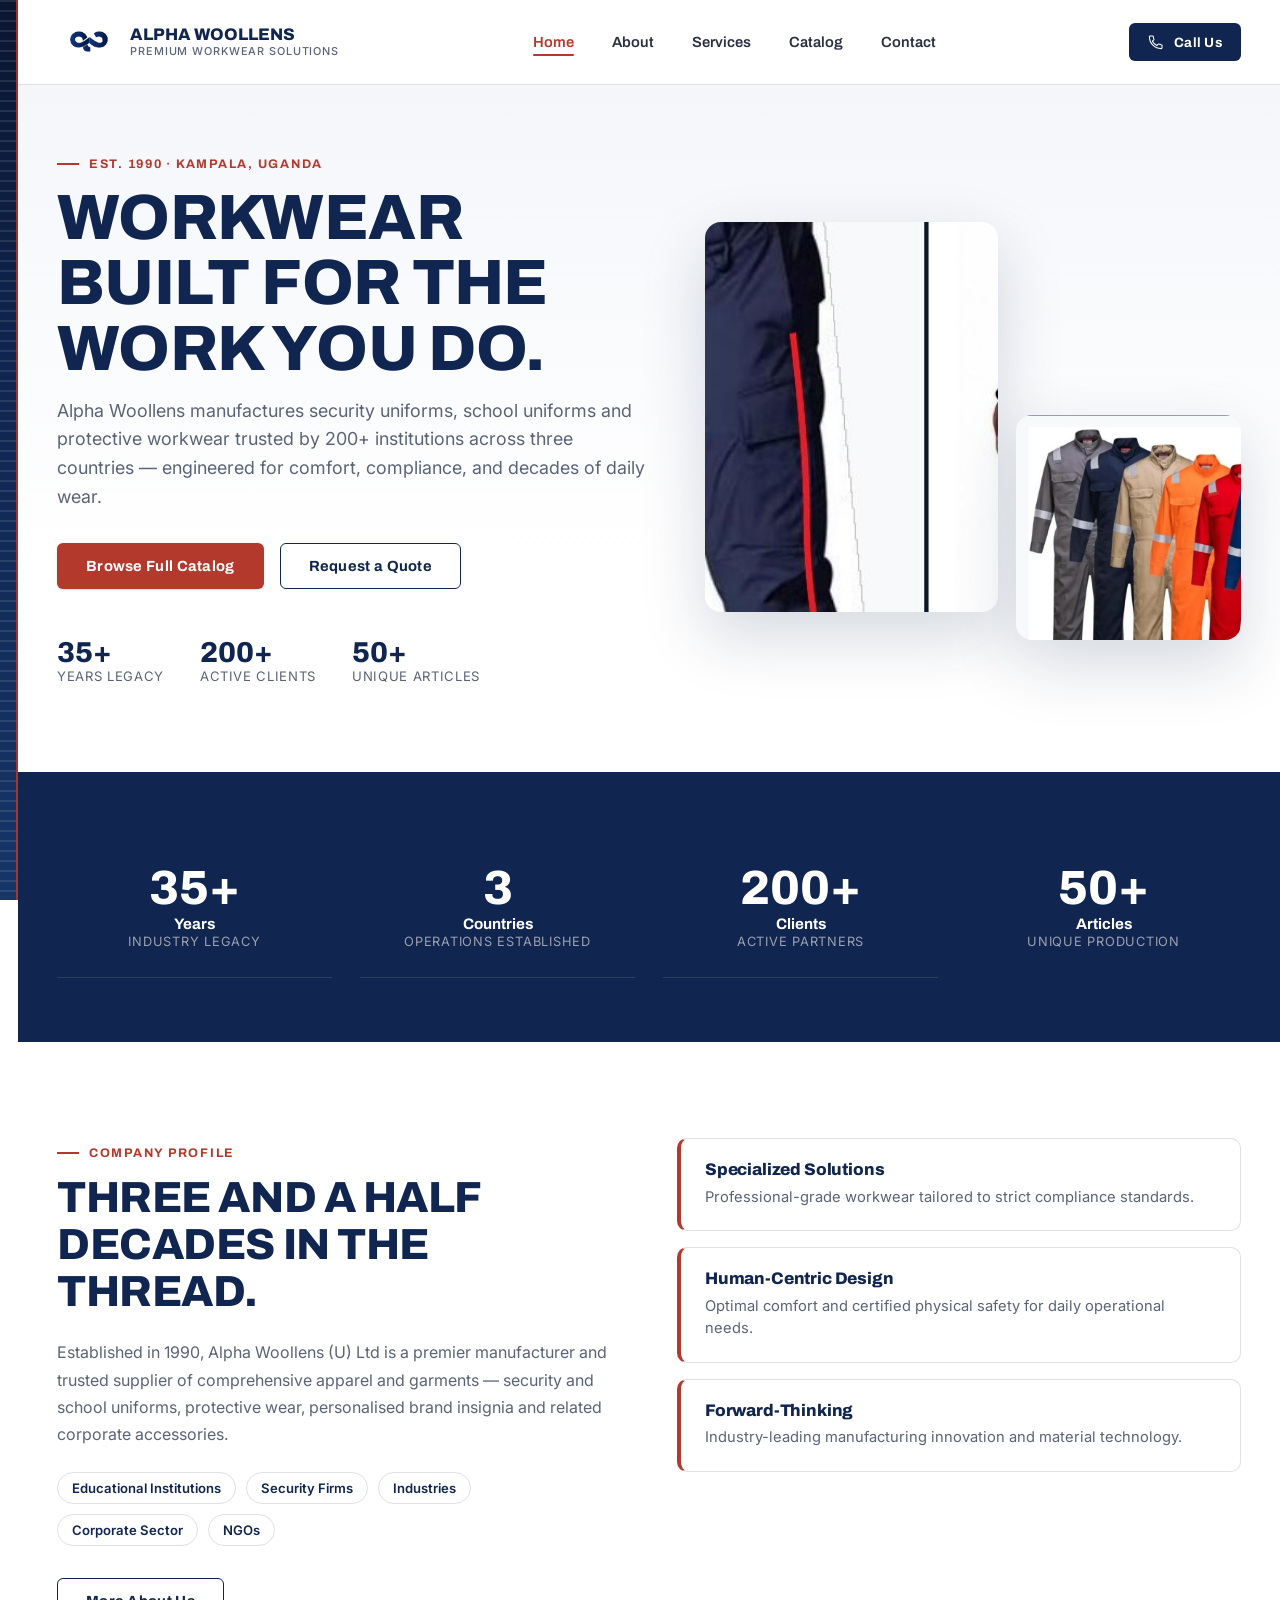
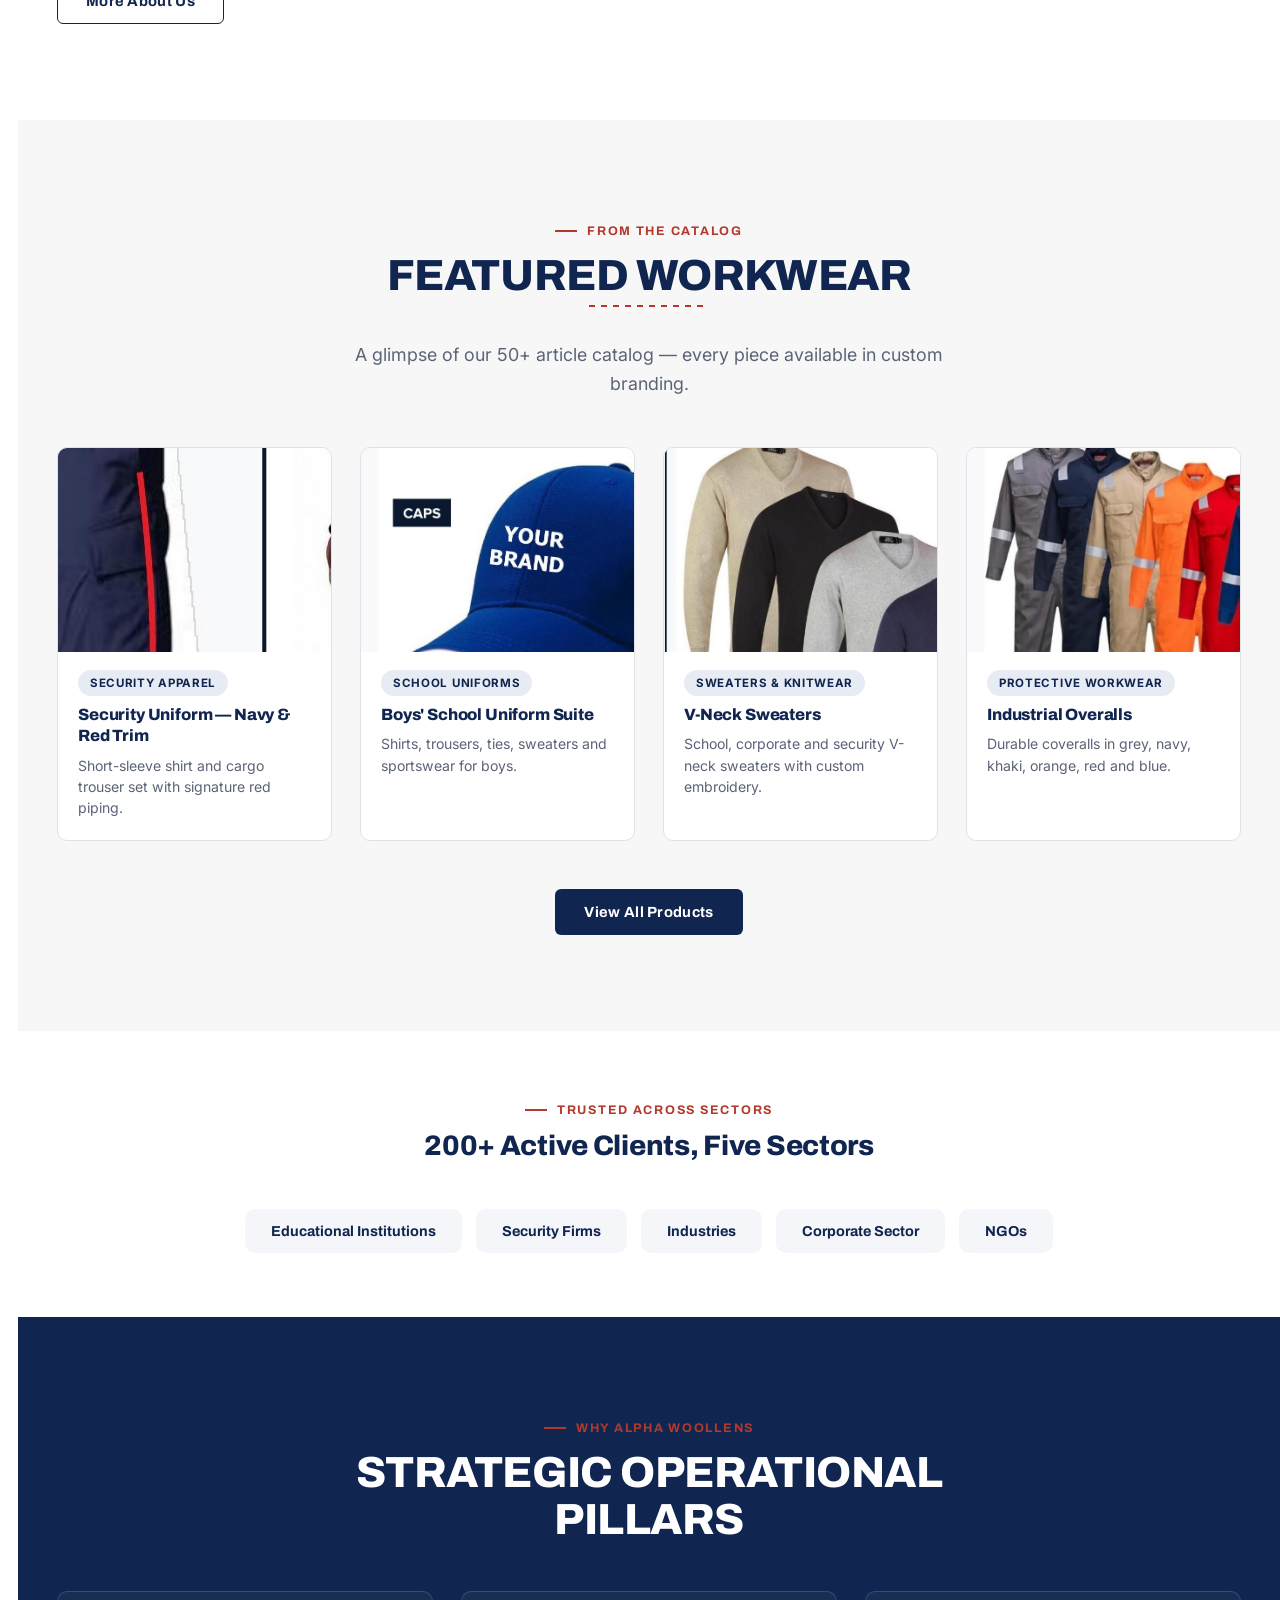
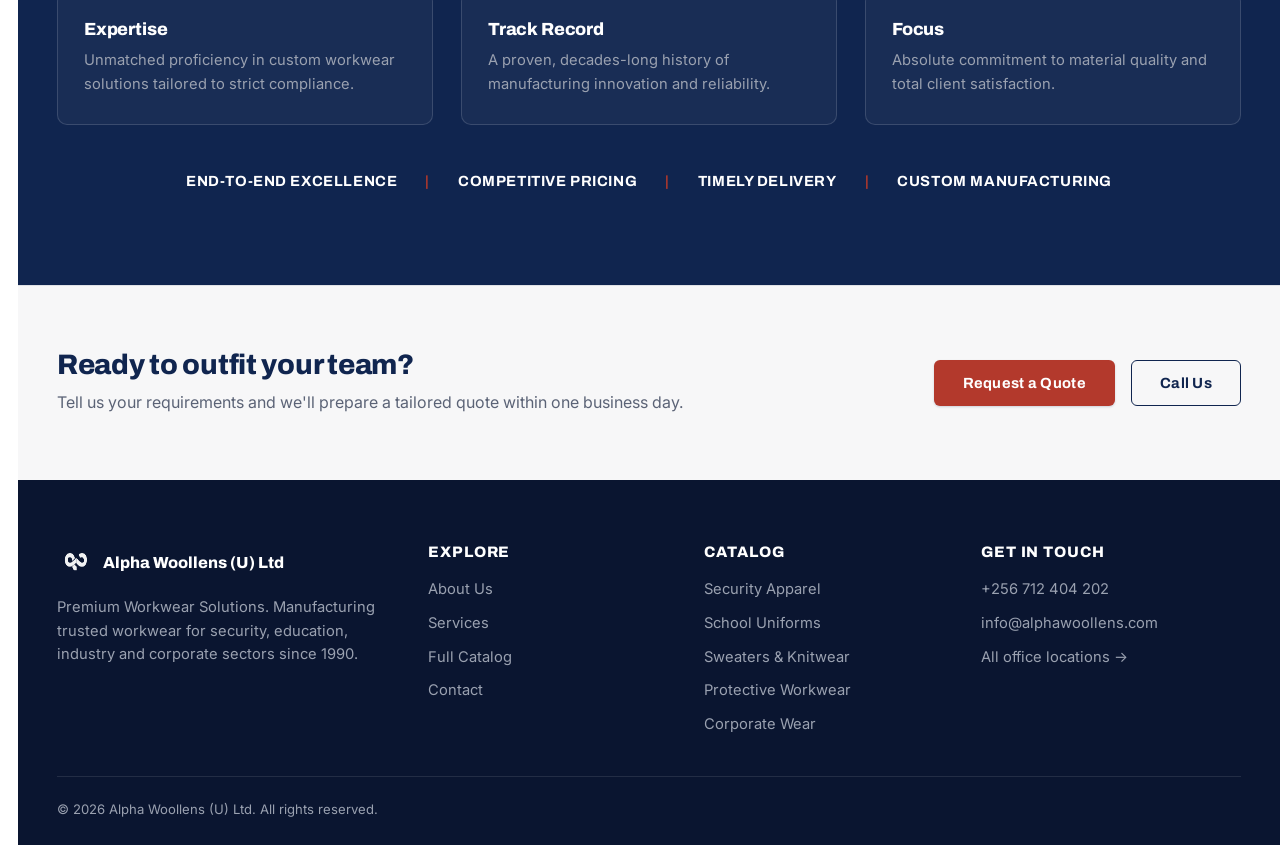
<file: index.html>
<!doctype html>
<html lang="en">
<head>
<meta charset="UTF-8" />
<meta name="viewport" content="width=device-width, initial-scale=1.0" />
<title>Alpha Woollens (U) Ltd — Premium Workwear Solutions</title>
<meta name="description" content="Alpha Woollens (U) Ltd has manufactured security uniforms, school uniforms and protective workwear since 1990. 35+ years, 200+ clients, 3 countries." />
<link rel="icon" href="assets/images/brand/logo_cropped_under100kb.png" />
<link rel="stylesheet" href="css/main.css" />
<link rel="stylesheet" href="css/home.css" />
</head>
<body>
<a class="skip-link" href="#main-content">Skip to content</a>
<div class="selvedge" aria-hidden="true"></div>

<header class="site-header" id="site-header"></header>

<main id="main-content">

  <!-- ============ HERO ============ -->
  <section class="hero">
    <div class="container hero-inner">
      <div class="hero-copy" data-reveal>
        <span class="eyebrow">Est. 1990 &middot; Kampala, Uganda</span>
        <h1 class="display-xl">Workwear built for the work you do.</h1>
        <p class="lede mt-16">
          Alpha Woollens manufactures security uniforms, school uniforms and protective
          workwear trusted by 200+ institutions across three countries — engineered for
          comfort, compliance, and decades of daily wear.
        </p>
        <div class="flex gap-16 flex-wrap mt-32">
          <a href="catalog.html" class="btn btn-primary">Browse Full Catalog</a>
          <a href="contact.html" class="btn btn-outline-navy">Request a Quote</a>
        </div>
        <div class="hero-trust mt-48">
          <div class="trust-item"><strong>35+</strong><span>Years legacy</span></div>
          <div class="trust-item"><strong>200+</strong><span>Active clients</span></div>
          <div class="trust-item"><strong>50+</strong><span>Unique articles</span></div>
        </div>
      </div>
      <div class="hero-visual" data-reveal data-reveal-delay="2">
        <div class="hero-visual-frame">
          <img src="assets/images/products/security-uniform-front.jpg" alt="Security guard wearing Alpha Woollens uniform, front view" />
        </div>
        <div class="hero-visual-frame hero-visual-frame--small">
          <img src="assets/images/products/overalls-color-range.jpg" alt="Range of industrial overall colourways" />
        </div>
      </div>
    </div>
  </section>

  <!-- ============ STATS BAND ============ -->
  <section class="bg-navy section-pad-sm" data-reveal>
    <div class="container">
      <div class="grid grid-4">
        <div class="stat-tile text-center">
          <div class="stat-num"><span data-counter="35" data-suffix="+">0</span></div>
          <div class="stat-label">Years</div>
          <div class="stat-sub">Industry Legacy</div>
        </div>
        <div class="stat-tile text-center">
          <div class="stat-num"><span data-counter="3" data-suffix="">0</span></div>
          <div class="stat-label">Countries</div>
          <div class="stat-sub">Operations Established</div>
        </div>
        <div class="stat-tile text-center">
          <div class="stat-num"><span data-counter="200" data-suffix="+">0</span></div>
          <div class="stat-label">Clients</div>
          <div class="stat-sub">Active Partners</div>
        </div>
        <div class="stat-tile text-center">
          <div class="stat-num"><span data-counter="50" data-suffix="+">0</span></div>
          <div class="stat-label">Articles</div>
          <div class="stat-sub">Unique Production</div>
        </div>
      </div>
    </div>
  </section>

  <!-- ============ ABOUT SNIPPET ============ -->
  <section class="section-pad bg-white">
    <div class="container about-snippet">
      <div data-reveal>
        <span class="eyebrow">Company Profile</span>
        <h2 class="display-lg">Three and a half decades in the thread.</h2>
        <p class="body-text mt-24">
          Established in 1990, Alpha Woollens (U) Ltd is a premier manufacturer and trusted
          supplier of comprehensive apparel and garments — security and school uniforms,
          protective wear, personalised brand insignia and related corporate accessories.
        </p>
        <ul class="sector-tags mt-24">
          <li>Educational Institutions</li>
          <li>Security Firms</li>
          <li>Industries</li>
          <li>Corporate Sector</li>
          <li>NGOs</li>
        </ul>
        <a href="about.html" class="btn btn-outline-navy mt-32">More About Us</a>
      </div>
      <div class="about-pillars" data-reveal data-reveal-delay="2">
        <div class="pillar-card">
          <h3>Specialized Solutions</h3>
          <p>Professional-grade workwear tailored to strict compliance standards.</p>
        </div>
        <div class="pillar-card">
          <h3>Human-Centric Design</h3>
          <p>Optimal comfort and certified physical safety for daily operational needs.</p>
        </div>
        <div class="pillar-card">
          <h3>Forward-Thinking</h3>
          <p>Industry-leading manufacturing innovation and material technology.</p>
        </div>
      </div>
    </div>
  </section>

  <!-- ============ FEATURED PRODUCTS ============ -->
  <section class="section-pad bg-stone">
    <div class="container">
      <div class="section-head text-center mx-auto" data-reveal>
        <span class="eyebrow">From the Catalog</span>
        <h2 class="display-lg">Featured Workwear</h2>
        <div class="stitch-divider" aria-hidden="true">
          <svg viewBox="0 0 120 14"><path d="M0 7 L120 7"/></svg>
        </div>
        <p class="lede mx-auto text-center">A glimpse of our 50+ article catalog — every piece available in custom branding.</p>
      </div>
      <div class="grid grid-4" id="featured-products"></div>
      <div class="text-center mt-48">
        <a href="catalog.html" class="btn btn-navy">View All Products</a>
      </div>
    </div>
  </section>

  <!-- ============ CLIENT SECTORS / LOGOS ============ -->
  <section class="section-pad-sm bg-white">
    <div class="container">
      <div class="section-head text-center mx-auto" data-reveal>
        <span class="eyebrow">Trusted Across Sectors</span>
        <h2 class="display-md">200+ Active Clients, Five Sectors</h2>
      </div>
      <div class="sector-strip" data-reveal data-reveal-delay="1">
        <div class="sector-pill">Educational Institutions</div>
        <div class="sector-pill">Security Firms</div>
        <div class="sector-pill">Industries</div>
        <div class="sector-pill">Corporate Sector</div>
        <div class="sector-pill">NGOs</div>
      </div>
    </div>
  </section>

  <!-- ============ WHY CHOOSE US ============ -->
  <section class="section-pad bg-navy">
    <div class="container">
      <div class="section-head text-center mx-auto" data-reveal>
        <span class="eyebrow">Why Alpha Woollens</span>
        <h2 class="display-lg" style="color:white">Strategic Operational Pillars</h2>
      </div>
      <div class="grid grid-3" data-reveal data-reveal-delay="1">
        <div class="why-card">
          <h3>Expertise</h3>
          <p>Unmatched proficiency in custom workwear solutions tailored to strict compliance.</p>
        </div>
        <div class="why-card">
          <h3>Track Record</h3>
          <p>A proven, decades-long history of manufacturing innovation and reliability.</p>
        </div>
        <div class="why-card">
          <h3>Focus</h3>
          <p>Absolute commitment to material quality and total client satisfaction.</p>
        </div>
      </div>
      <div class="value-bar mt-48" data-reveal data-reveal-delay="2">
        <span>End-to-End Excellence</span>
        <span>Competitive Pricing</span>
        <span>Timely Delivery</span>
        <span>Custom Manufacturing</span>
      </div>
    </div>
  </section>

  <!-- ============ CTA ============ -->
  <section class="cta-band section-pad-sm">
    <div class="container cta-inner" data-reveal>
      <div>
        <h2 class="display-md">Ready to outfit your team?</h2>
        <p class="body-text mt-8">Tell us your requirements and we'll prepare a tailored quote within one business day.</p>
      </div>
      <div class="flex gap-16 flex-wrap">
        <a href="contact.html" class="btn btn-primary">Request a Quote</a>
        <a href="tel:" class="btn btn-outline-navy" id="cta-call">Call Us</a>
      </div>
    </div>
  </section>

</main>

<footer class="site-footer" id="site-footer"></footer>

<script src="js/site-config.js"></script>
<script src="js/products-data.js"></script>
<script src="js/site.js"></script>
<script>
  // CTA call link from config
  document.getElementById('cta-call').setAttribute('href', SITE.phoneHref);

  // Render 4 featured products (first of 4 different categories for variety)
  (function renderFeatured() {
    const mount = document.getElementById('featured-products');
    const seenCats = new Set();
    const featured = [];
    for (const p of PRODUCTS) {
      if (!seenCats.has(p.category)) {
        featured.push(p);
        seenCats.add(p.category);
      }
      if (featured.length === 4) break;
    }
    mount.innerHTML = featured.map((p, i) => `
      <a href="catalog.html?product=${p.id}" class="card product-card" data-reveal data-reveal-delay="${i+1}">
        <div class="product-card-img"><img src="${p.img}" alt="${p.name}" loading="lazy" /></div>
        <div class="product-card-body">
          <span class="badge">${getCategoryLabel(p.category)}</span>
          <h3>${p.name}</h3>
          <p>${p.short}</p>
        </div>
      </a>
    `).join('');
    // re-run reveal observer for newly injected nodes
    document.querySelectorAll('#featured-products [data-reveal]').forEach(el => {
      const obs = new IntersectionObserver((entries) => {
        entries.forEach(entry => {
          if (entry.isIntersecting) { entry.target.classList.add('is-visible'); obs.unobserve(entry.target); }
        });
      }, { threshold: 0.15 });
      obs.observe(el);
    });
  })();
</script>
</body>
</html>
</file>
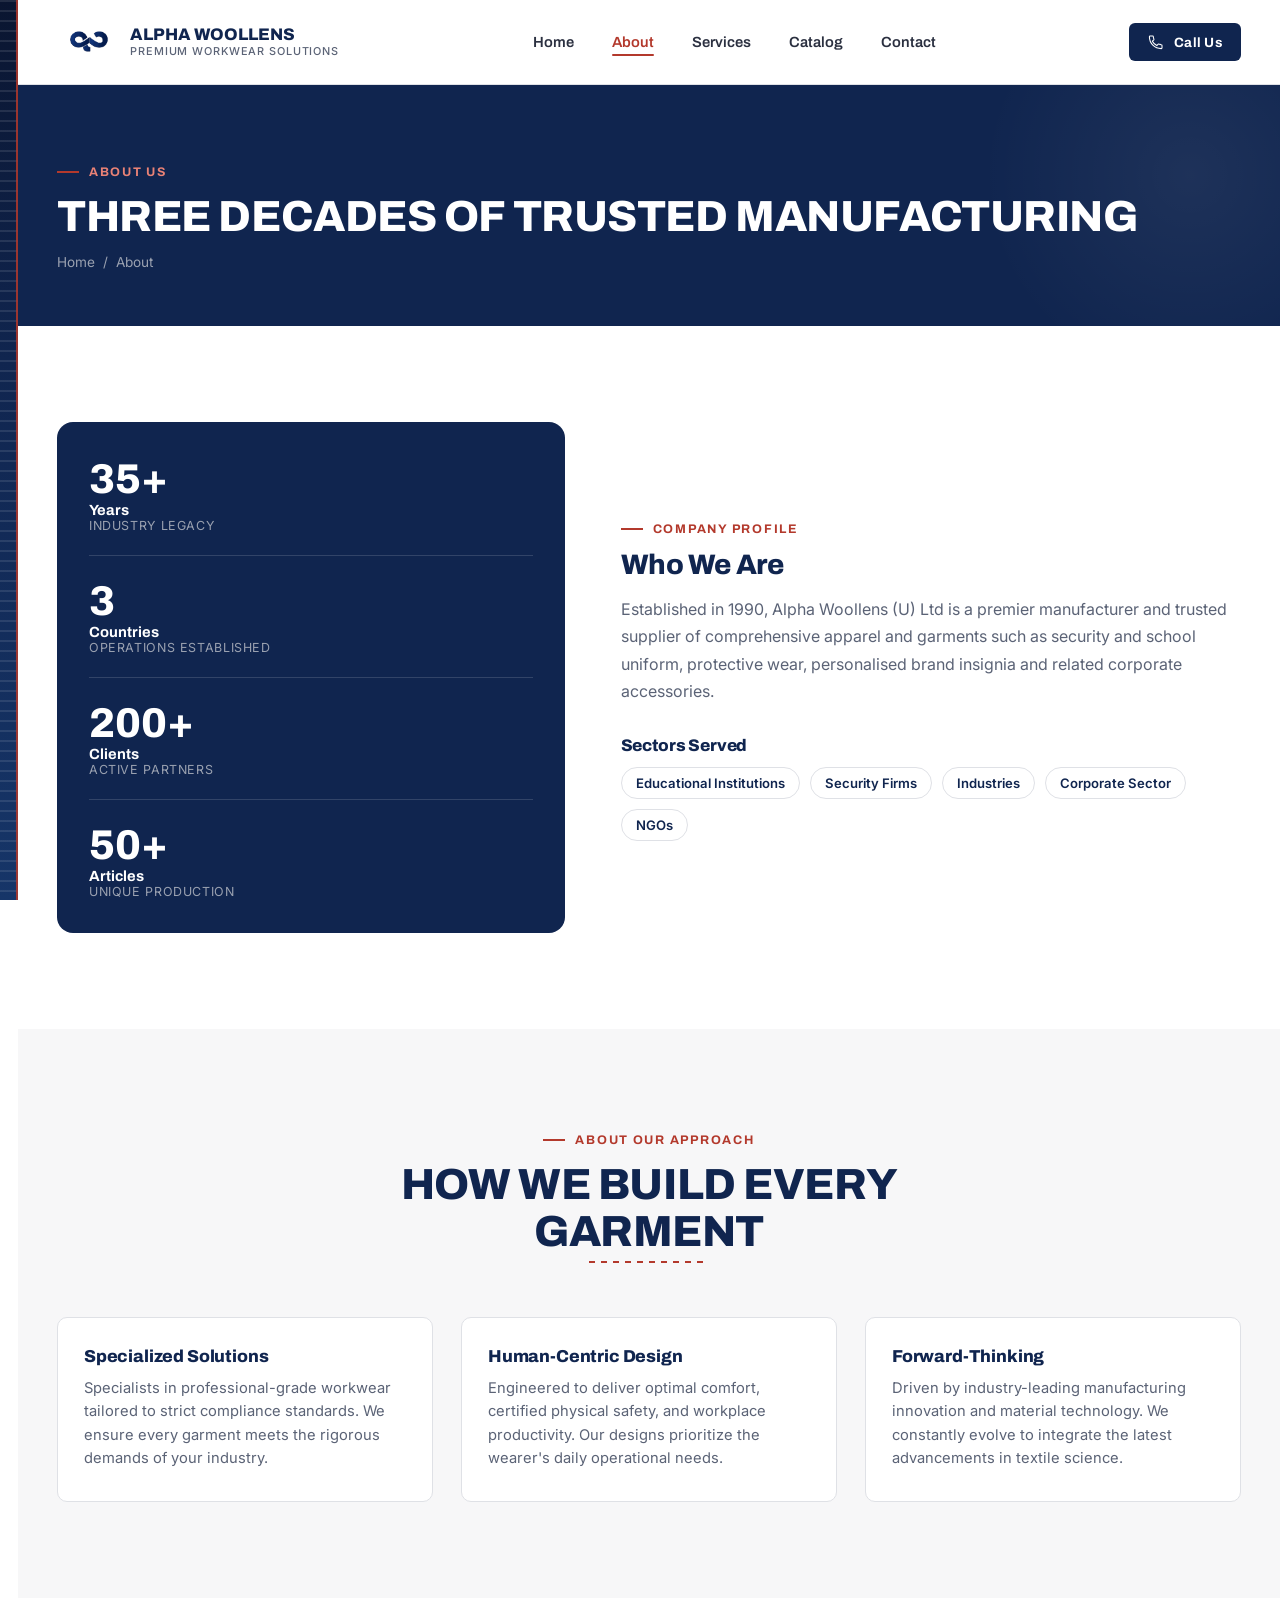
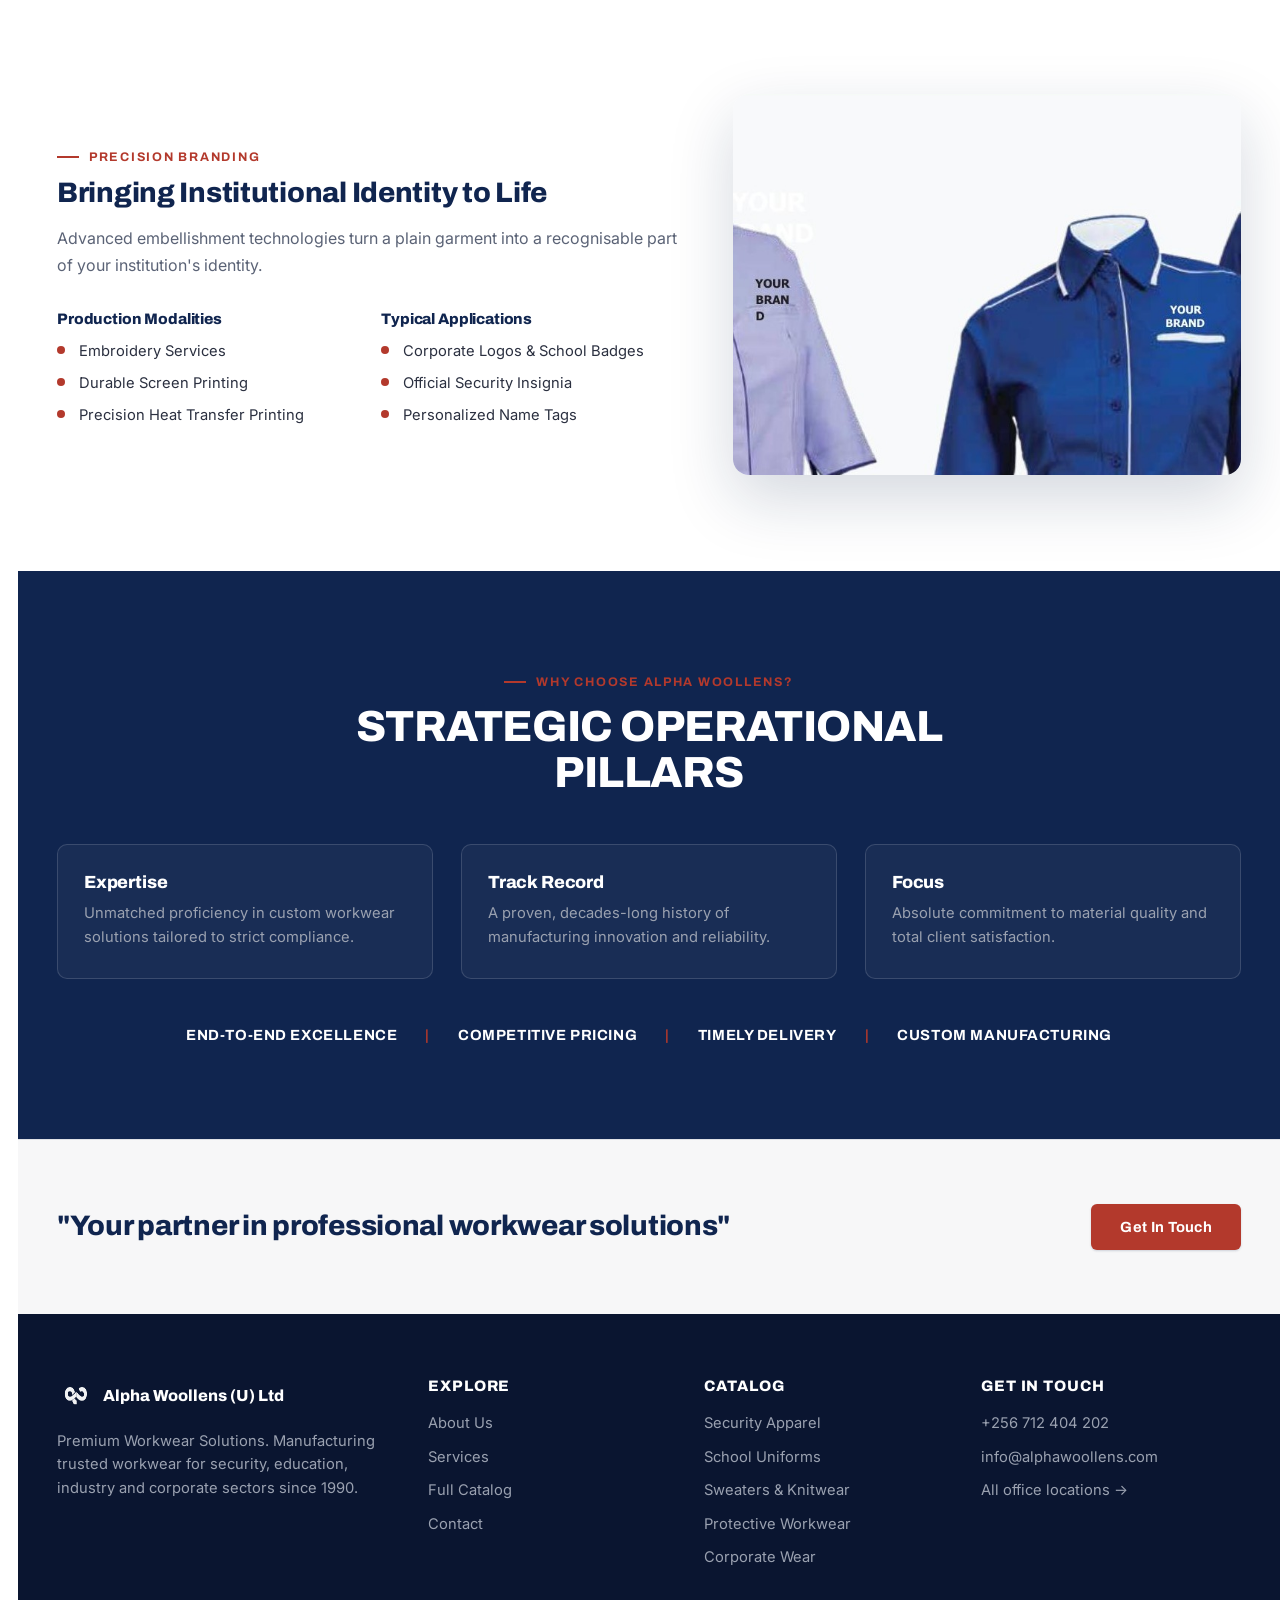
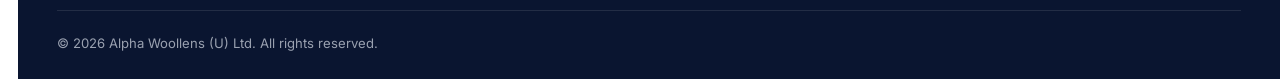
<file: about.html>
<!doctype html>
<html lang="en">
<head>
<meta charset="UTF-8" />
<meta name="viewport" content="width=device-width, initial-scale=1.0" />
<title>About Us — Alpha Woollens (U) Ltd</title>
<meta name="description" content="Alpha Woollens (U) Ltd — 35+ years manufacturing security uniforms, school uniforms and protective workwear across 3 countries." />
<link rel="icon" href="assets/images/brand/logo.png" />
<link rel="stylesheet" href="css/main.css" />
<link rel="stylesheet" href="css/home.css" />
<link rel="stylesheet" href="css/inner.css" />
</head>
<body>
<a class="skip-link" href="#main-content">Skip to content</a>
<div class="selvedge" aria-hidden="true"></div>

<header class="site-header" id="site-header"></header>

<main id="main-content">

  <section class="page-hero">
    <div class="container">
      <span class="eyebrow" style="color:#e98276">About Us</span>
      <h1 class="display-lg" style="color:white">Three Decades of Trusted Manufacturing</h1>
      <div class="breadcrumb"><a href="index.html">Home</a> <span>/</span> <span>About</span></div>
    </div>
  </section>

  <!-- ============ COMPANY PROFILE ============ -->
  <section class="section-pad bg-white">
    <div class="container profile-grid">
      <div class="profile-stats" data-reveal>
        <div class="stat-tile-light">
          <div class="stat-num-navy"><span data-counter="35" data-suffix="+">0</span></div>
          <div class="stat-label-navy">Years</div>
          <div class="stat-sub-light">Industry Legacy</div>
        </div>
        <div class="stat-tile-light">
          <div class="stat-num-navy"><span data-counter="3" data-suffix="">0</span></div>
          <div class="stat-label-navy">Countries</div>
          <div class="stat-sub-light">Operations Established</div>
        </div>
        <div class="stat-tile-light">
          <div class="stat-num-navy"><span data-counter="200" data-suffix="+">0</span></div>
          <div class="stat-label-navy">Clients</div>
          <div class="stat-sub-light">Active Partners</div>
        </div>
        <div class="stat-tile-light">
          <div class="stat-num-navy"><span data-counter="50" data-suffix="+">0</span></div>
          <div class="stat-label-navy">Articles</div>
          <div class="stat-sub-light">Unique Production</div>
        </div>
      </div>
      <div data-reveal data-reveal-delay="1">
        <span class="eyebrow">Company Profile</span>
        <h2 class="display-md">Who We Are</h2>
        <p class="body-text mt-16">
          Established in 1990, Alpha Woollens (U) Ltd is a premier manufacturer and trusted
          supplier of comprehensive apparel and garments such as security and school uniform,
          protective wear, personalised brand insignia and related corporate accessories.
        </p>
        <h3 class="mt-32 mb-12" style="font-size:1.05rem">Sectors Served</h3>
        <ul class="sector-tags">
          <li>Educational Institutions</li>
          <li>Security Firms</li>
          <li>Industries</li>
          <li>Corporate Sector</li>
          <li>NGOs</li>
        </ul>
      </div>
    </div>
  </section>

  <!-- ============ APPROACH ============ -->
  <section class="section-pad bg-stone">
    <div class="container">
      <div class="section-head text-center mx-auto" data-reveal>
        <span class="eyebrow">About Our Approach</span>
        <h2 class="display-lg">How We Build Every Garment</h2>
        <div class="stitch-divider" aria-hidden="true"><svg viewBox="0 0 120 14"><path d="M0 7 L120 7"/></svg></div>
      </div>
      <div class="grid grid-3">
        <div class="approach-card" data-reveal data-reveal-delay="1">
          <h3>Specialized Solutions</h3>
          <p>Specialists in professional-grade workwear tailored to strict compliance standards. We ensure every garment meets the rigorous demands of your industry.</p>
        </div>
        <div class="approach-card" data-reveal data-reveal-delay="2">
          <h3>Human-Centric Design</h3>
          <p>Engineered to deliver optimal comfort, certified physical safety, and workplace productivity. Our designs prioritize the wearer's daily operational needs.</p>
        </div>
        <div class="approach-card" data-reveal data-reveal-delay="3">
          <h3>Forward-Thinking</h3>
          <p>Driven by industry-leading manufacturing innovation and material technology. We constantly evolve to integrate the latest advancements in textile science.</p>
        </div>
      </div>
    </div>
  </section>

  <!-- ============ BRANDING / CUSTOMIZATION ============ -->
  <section class="section-pad bg-white">
    <div class="container branding-grid">
      <div data-reveal>
        <span class="eyebrow">Precision Branding</span>
        <h2 class="display-md">Bringing Institutional Identity to Life</h2>
        <p class="body-text mt-16">Advanced embellishment technologies turn a plain garment into a recognisable part of your institution's identity.</p>
        <div class="grid grid-2 mt-32">
          <div>
            <h4 class="mb-12" style="font-size:0.95rem;color:var(--navy-900)">Production Modalities</h4>
            <ul class="check-list">
              <li>Embroidery Services</li>
              <li>Durable Screen Printing</li>
              <li>Precision Heat Transfer Printing</li>
            </ul>
          </div>
          <div>
            <h4 class="mb-12" style="font-size:0.95rem;color:var(--navy-900)">Typical Applications</h4>
            <ul class="check-list">
              <li>Corporate Logos & School Badges</li>
              <li>Official Security Insignia</li>
              <li>Personalized Name Tags</li>
            </ul>
          </div>
        </div>
      </div>
      <div class="branding-visual" data-reveal data-reveal-delay="1">
        <img src="assets/images/products/corporate-shirts-blue.jpg" alt="Corporate shirts ready for custom brand embroidery" />
      </div>
    </div>
  </section>

  <!-- ============ WHY CHOOSE US ============ -->
  <section class="section-pad bg-navy">
    <div class="container">
      <div class="section-head text-center mx-auto" data-reveal>
        <span class="eyebrow">Why Choose Alpha Woollens?</span>
        <h2 class="display-lg" style="color:white">Strategic Operational Pillars</h2>
      </div>
      <div class="grid grid-3" data-reveal data-reveal-delay="1">
        <div class="why-card"><h3>Expertise</h3><p>Unmatched proficiency in custom workwear solutions tailored to strict compliance.</p></div>
        <div class="why-card"><h3>Track Record</h3><p>A proven, decades-long history of manufacturing innovation and reliability.</p></div>
        <div class="why-card"><h3>Focus</h3><p>Absolute commitment to material quality and total client satisfaction.</p></div>
      </div>
      <div class="value-bar mt-48" data-reveal data-reveal-delay="2">
        <span>End-to-End Excellence</span>
        <span>Competitive Pricing</span>
        <span>Timely Delivery</span>
        <span>Custom Manufacturing</span>
      </div>
    </div>
  </section>

  <section class="section-pad-sm cta-band">
    <div class="container cta-inner">
      <div>
        <h2 class="display-md">"Your partner in professional workwear solutions"</h2>
      </div>
      <a href="contact.html" class="btn btn-primary">Get In Touch</a>
    </div>
  </section>

</main>

<footer class="site-footer" id="site-footer"></footer>

<script src="js/site-config.js"></script>
<script src="js/products-data.js"></script>
<script src="js/site.js"></script>
</body>
</html>
</file>
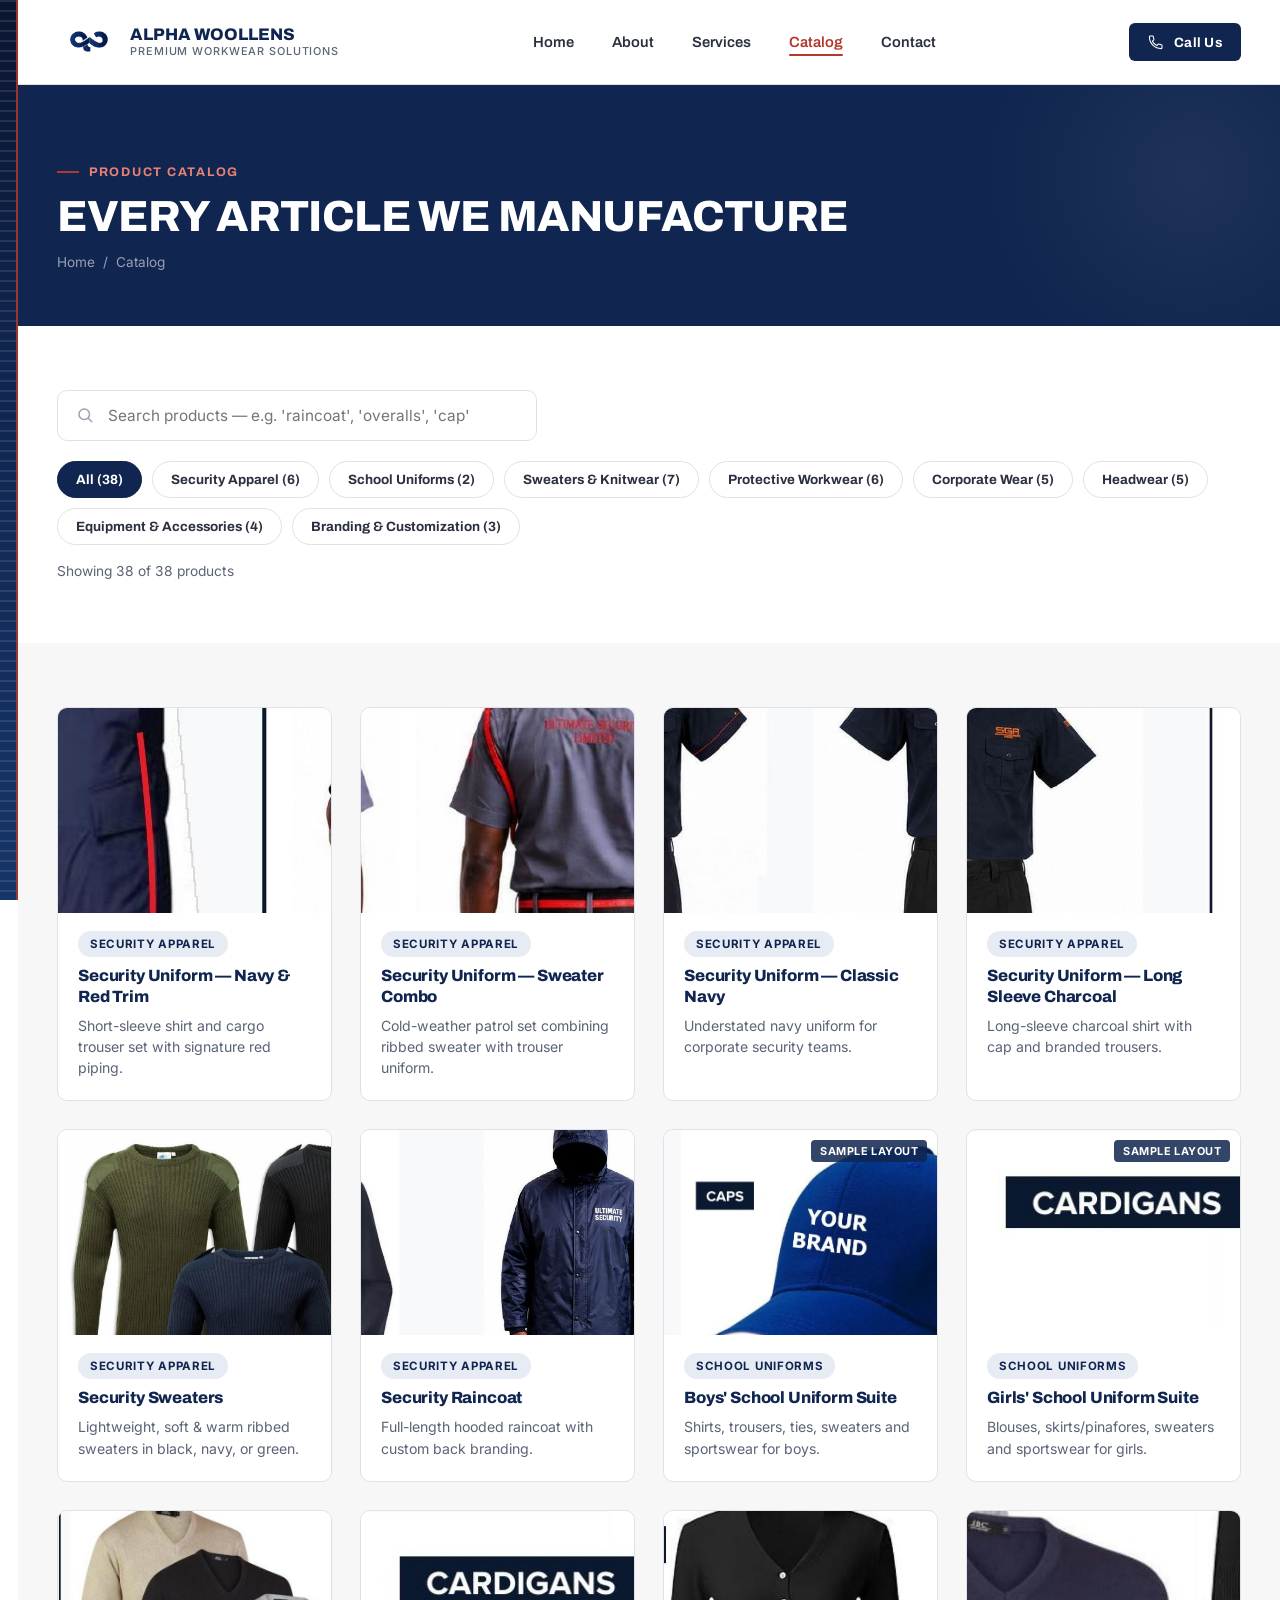
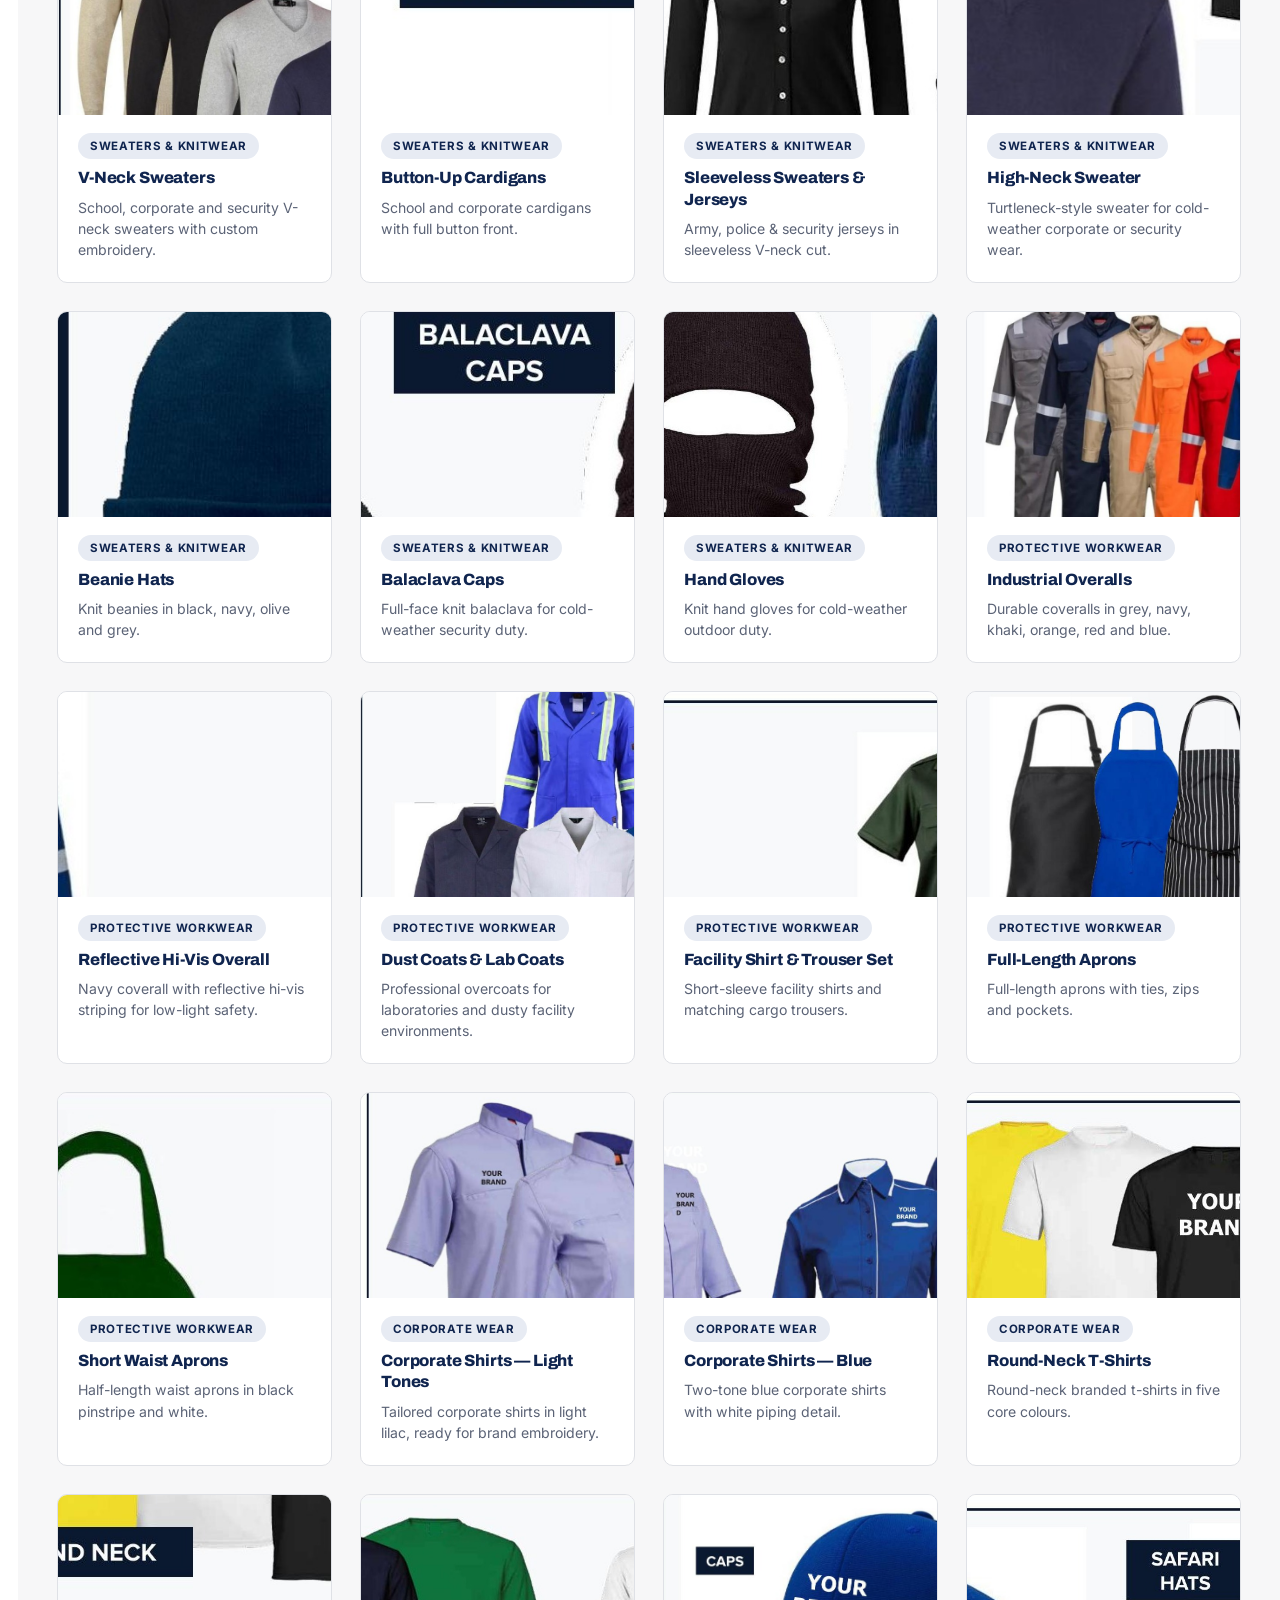
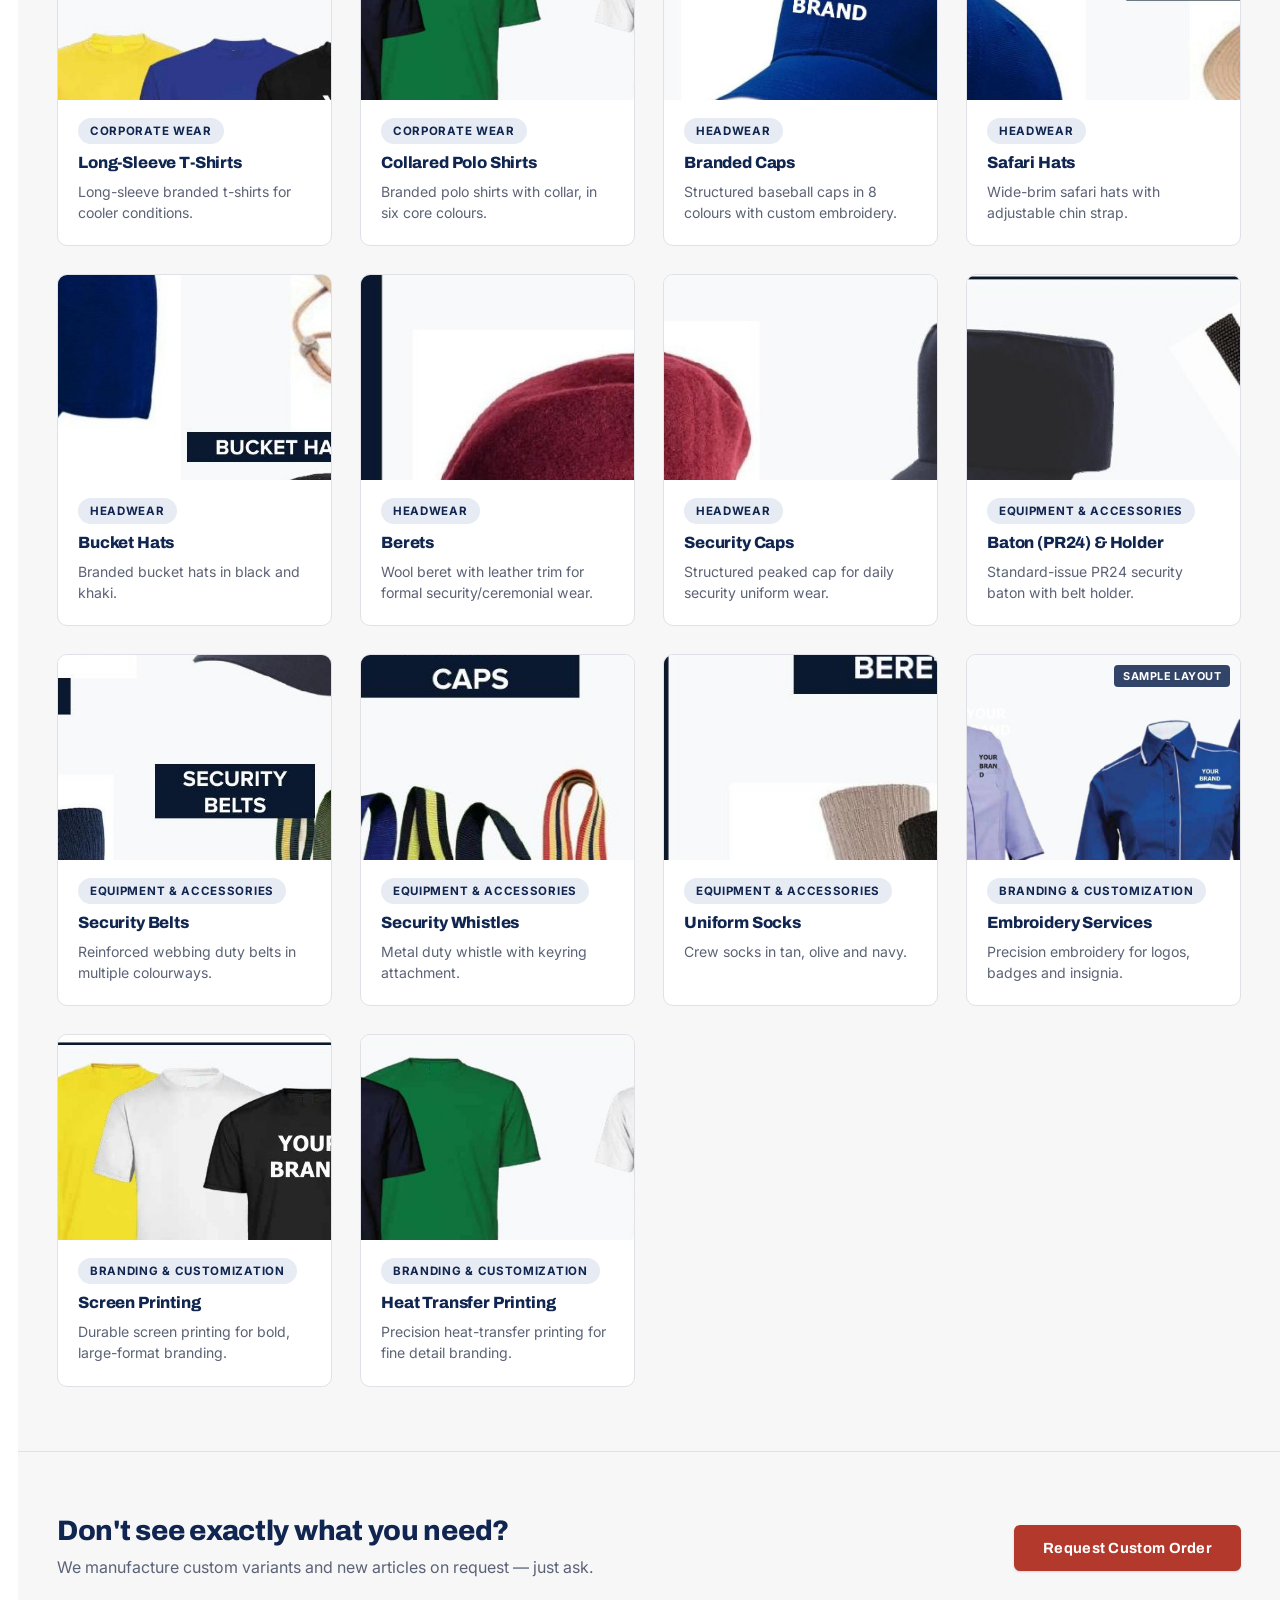
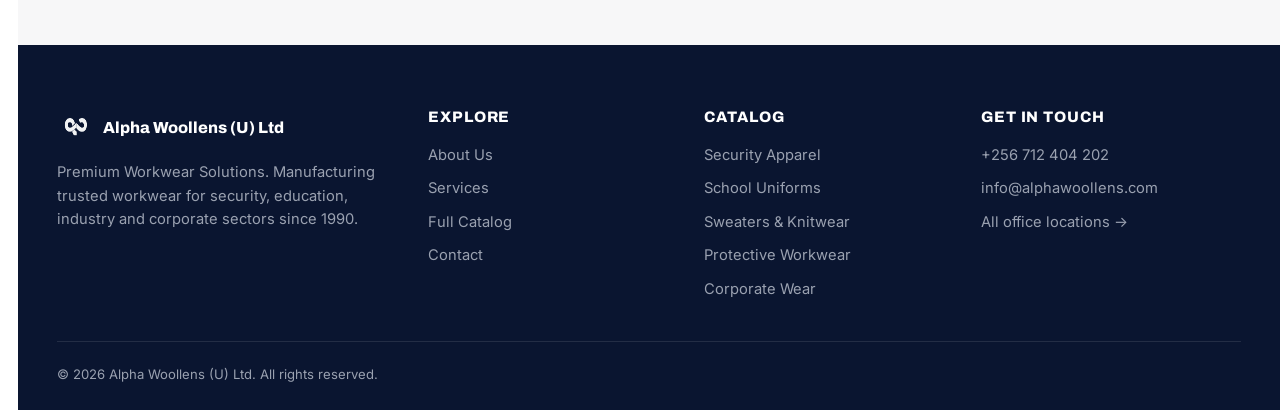
<file: catalog.html>
<!doctype html>
<html lang="en">
<head>
<meta charset="UTF-8" />
<meta name="viewport" content="width=device-width, initial-scale=1.0" />
<title>Catalog — Alpha Woollens (U) Ltd</title>
<meta name="description" content="Browse Alpha Woollens' full catalog of security uniforms, school uniforms, protective workwear and corporate apparel." />
<link rel="icon" href="assets/images/brand/logo.png" />
<link rel="stylesheet" href="css/main.css" />
<link rel="stylesheet" href="css/home.css" />
<link rel="stylesheet" href="css/catalog.css" />
</head>
<body>
<a class="skip-link" href="#main-content">Skip to content</a>
<div class="selvedge" aria-hidden="true"></div>

<header class="site-header" id="site-header"></header>

<main id="main-content">

  <section class="page-hero">
    <div class="container">
      <span class="eyebrow" style="color:#e98276">Product Catalog</span>
      <h1 class="display-lg" style="color:white">Every Article We Manufacture</h1>
      <div class="breadcrumb">
        <a href="index.html">Home</a> <span>/</span> <span>Catalog</span>
      </div>
    </div>
  </section>

  <section class="section-pad-sm bg-white catalog-toolbar-section">
    <div class="container">
      <div class="catalog-toolbar">
        <div class="search-field">
          <svg width="18" height="18" viewBox="0 0 24 24" fill="none" aria-hidden="true"><circle cx="11" cy="11" r="7" stroke="currentColor" stroke-width="2"/><path d="M21 21l-4.3-4.3" stroke="currentColor" stroke-width="2" stroke-linecap="round"/></svg>
          <input type="search" id="catalog-search" placeholder="Search products — e.g. 'raincoat', 'overalls', 'cap'" aria-label="Search catalog" />
        </div>
        <div class="cat-pills" id="category-pills" role="group" aria-label="Filter by category"></div>
      </div>
      <p class="result-count" id="result-count" aria-live="polite"></p>
    </div>
  </section>

  <section class="section-pad-sm bg-stone">
    <div class="container">
      <div class="grid grid-4" id="catalog-grid"></div>
      <div id="empty-state" class="empty-state" hidden>
        <h3>No products match your search</h3>
        <p>Try a different keyword or clear the category filter.</p>
        <button class="btn btn-outline-navy mt-16" id="clear-filters">Clear Filters</button>
      </div>
    </div>
  </section>

  <section class="section-pad-sm cta-band">
    <div class="container cta-inner">
      <div>
        <h2 class="display-md">Don't see exactly what you need?</h2>
        <p class="body-text mt-8">We manufacture custom variants and new articles on request — just ask.</p>
      </div>
      <a href="contact.html" class="btn btn-primary">Request Custom Order</a>
    </div>
  </section>

</main>

<footer class="site-footer" id="site-footer"></footer>

<!-- ============ PRODUCT DETAIL MODAL ============ -->
<div class="modal-overlay" id="product-modal" hidden>
  <div class="modal-panel" role="dialog" aria-modal="true" aria-labelledby="modal-title">
    <button class="modal-close" id="modal-close" aria-label="Close product details">&times;</button>
    <div class="modal-body" id="modal-body"></div>
  </div>
</div>

<script src="js/site-config.js"></script>
<script src="js/products-data.js"></script>
<script src="js/site.js"></script>
<script src="js/catalog.js"></script>
</body>
</html>
</file>
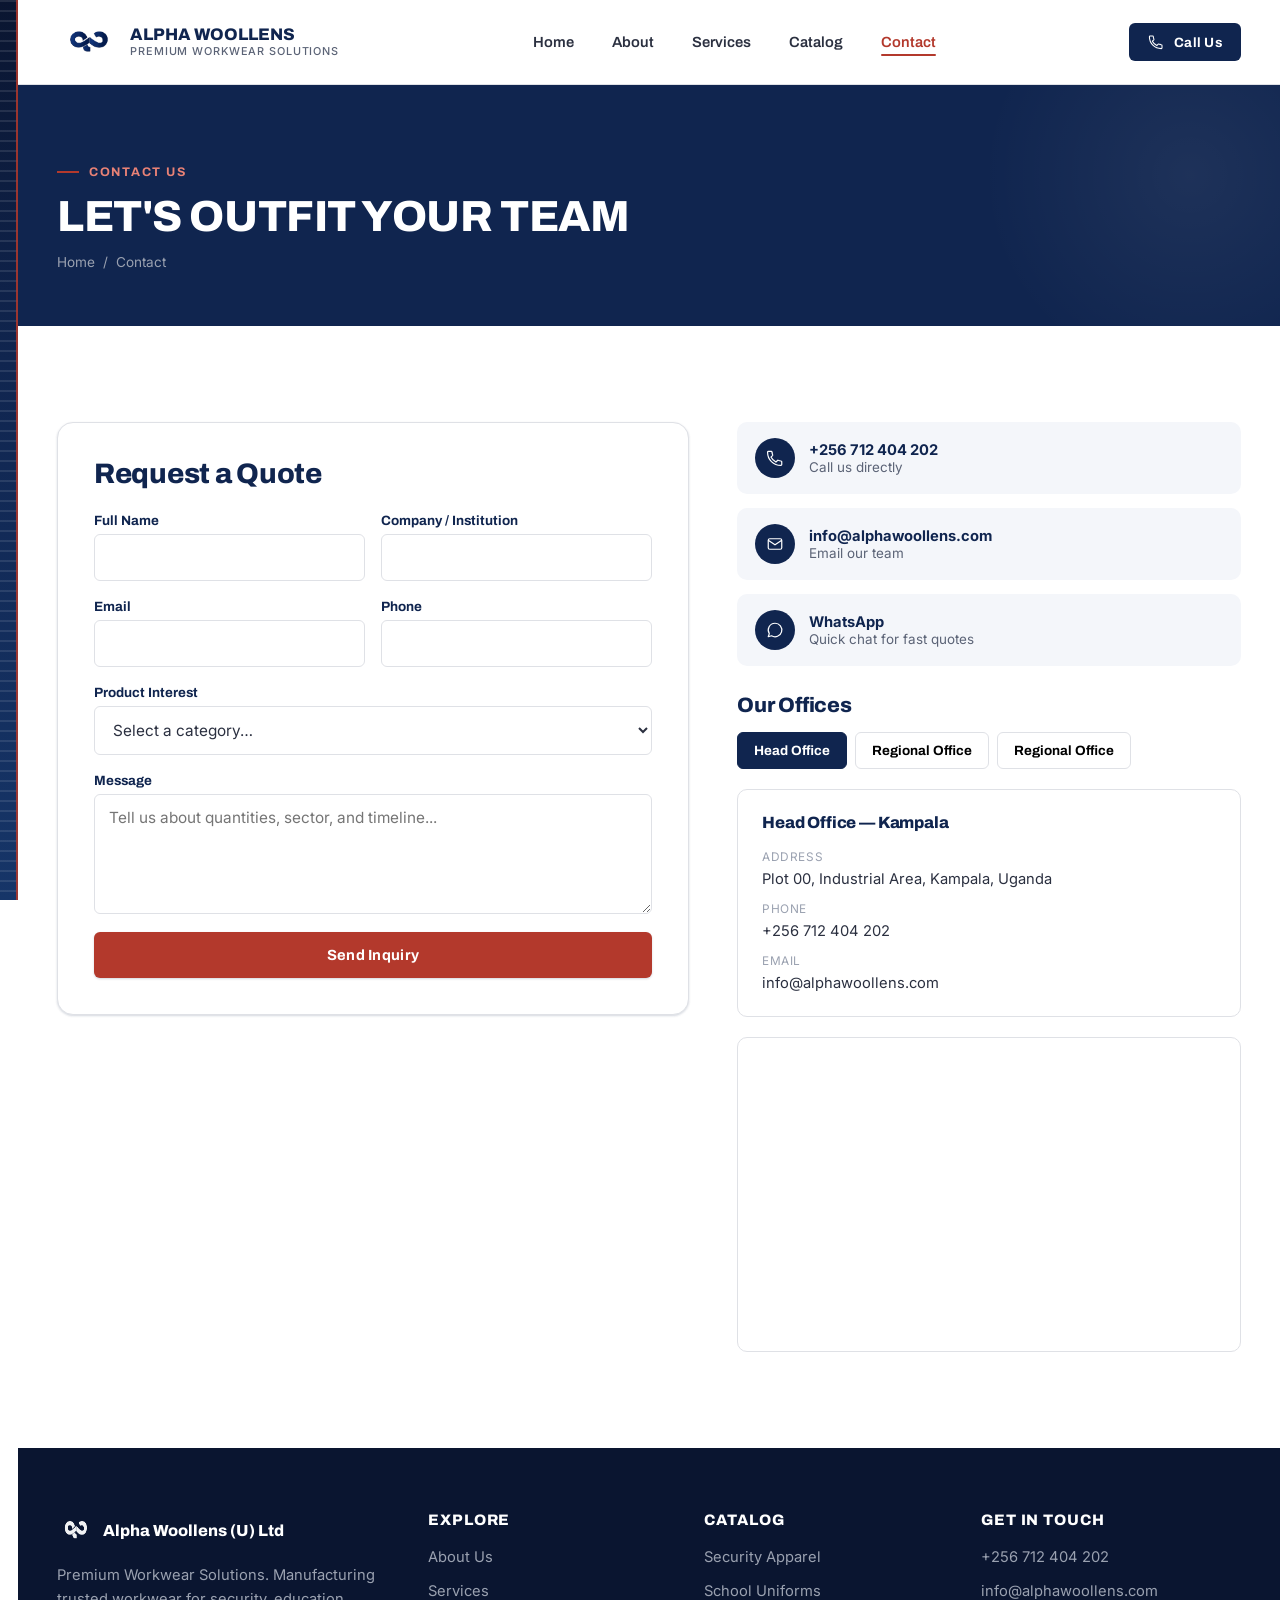
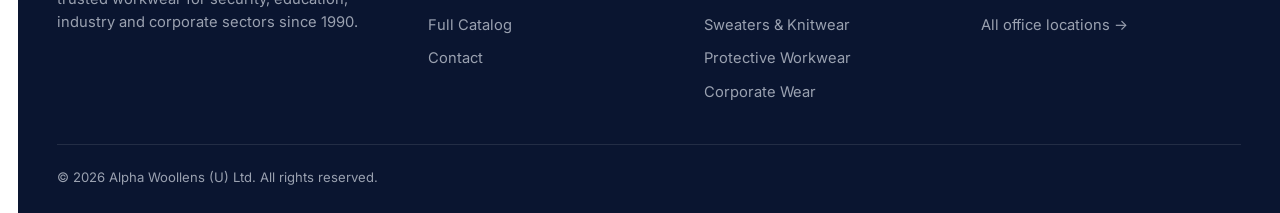
<file: contact.html>
<!doctype html>
<html lang="en">
<head>
<meta charset="UTF-8" />
<meta name="viewport" content="width=device-width, initial-scale=1.0" />
<title>Contact Us — Alpha Woollens (U) Ltd</title>
<meta name="description" content="Get in touch with Alpha Woollens (U) Ltd for bulk uniform orders, custom branding, and quotes." />
<link rel="icon" href="assets/images/brand/logo.png" />
<link rel="stylesheet" href="css/main.css" />
<link rel="stylesheet" href="css/home.css" />
<link rel="stylesheet" href="css/inner.css" />
</head>
<body>
<a class="skip-link" href="#main-content">Skip to content</a>
<div class="selvedge" aria-hidden="true"></div>

<header class="site-header" id="site-header"></header>

<main id="main-content">

  <section class="page-hero">
    <div class="container">
      <span class="eyebrow" style="color:#e98276">Contact Us</span>
      <h1 class="display-lg" style="color:white">Let's Outfit Your Team</h1>
      <div class="breadcrumb"><a href="index.html">Home</a> <span>/</span> <span>Contact</span></div>
    </div>
  </section>

  <section class="section-pad bg-white">
    <div class="container contact-layout">

      <!-- ============ FORM ============ -->
      <div data-reveal>
        <div class="contact-form-card">
          <h2 class="display-md mb-24">Request a Quote</h2>
          <div class="form-success" id="form-success">
            <svg width="20" height="20" viewBox="0 0 24 24" fill="none"><path d="M4 12l5 5L20 6" stroke="currentColor" stroke-width="2.5" stroke-linecap="round" stroke-linejoin="round"/></svg>
            <span>Thanks — your inquiry has been recorded. We'll reach out within one business day.</span>
          </div>
          <form id="contact-form" novalidate>
            <div class="field-row">
              <div class="field">
                <label for="name">Full Name</label>
                <input type="text" id="name" name="name" required autocomplete="name" />
              </div>
              <div class="field">
                <label for="company">Company / Institution</label>
                <input type="text" id="company" name="company" autocomplete="organization" />
              </div>
            </div>
            <div class="field-row">
              <div class="field">
                <label for="email">Email</label>
                <input type="email" id="email" name="email" required autocomplete="email" />
              </div>
              <div class="field">
                <label for="phone">Phone</label>
                <input type="tel" id="phone" name="phone" autocomplete="tel" />
              </div>
            </div>
            <div class="field">
              <label for="product-interest">Product Interest</label>
              <select id="product-interest" name="productInterest">
                <option value="">Select a category&hellip;</option>
                <option>Security Apparel</option>
                <option>School Uniforms</option>
                <option>Protective Workwear</option>
                <option>Corporate Wear</option>
                <option>Knitwear & Headwear</option>
                <option>Custom Branding</option>
                <option>Not sure yet</option>
              </select>
            </div>
            <div class="field">
              <label for="message">Message</label>
              <textarea id="message" name="message" required placeholder="Tell us about quantities, sector, and timeline..."></textarea>
            </div>
            <button type="submit" class="btn btn-primary btn-block">Send Inquiry</button>
          </form>
        </div>
      </div>

      <!-- ============ QUICK CONTACT + LOCATIONS ============ -->
      <div data-reveal data-reveal-delay="1">
        <div class="contact-quick">
          <a class="contact-quick-item" id="quick-call" href="#">
            <span class="icon-circle"><svg width="18" height="18" viewBox="0 0 24 24" fill="none"><path d="M6.6 10.8C8 13.6 10.4 16 13.2 17.4l2.1-2.1c.3-.3.7-.4 1-.2 1.1.5 2.3.8 3.6.9.6 0 1.1.5 1.1 1.1V20.8c0 .6-.5 1.1-1.1 1.1C9.9 21.9 2.1 14.1 2.1 4.2 2.1 3.6 2.6 3.1 3.2 3.1H6.9c.6 0 1.1.5 1.1 1.1.1 1.3.4 2.5.9 3.6.2.3.1.7-.2 1l-2.1 2z" stroke="currentColor" stroke-width="1.6" stroke-linejoin="round"/></svg></span>
            <span><strong id="quick-call-num">&nbsp;</strong><span>Call us directly</span></span>
          </a>
          <a class="contact-quick-item" id="quick-email" href="#">
            <span class="icon-circle"><svg width="18" height="18" viewBox="0 0 24 24" fill="none"><rect x="3" y="5" width="18" height="14" rx="2" stroke="currentColor" stroke-width="1.6"/><path d="M3 7l9 6 9-6" stroke="currentColor" stroke-width="1.6"/></svg></span>
            <span><strong id="quick-email-addr">&nbsp;</strong><span>Email our team</span></span>
          </a>
          <a class="contact-quick-item" id="quick-whatsapp" href="#" target="_blank" rel="noopener">
            <span class="icon-circle"><svg width="18" height="18" viewBox="0 0 24 24" fill="none"><path d="M12 3a9 9 0 00-7.6 13.8L3 21l4.4-1.3A9 9 0 1012 3z" stroke="currentColor" stroke-width="1.6" stroke-linejoin="round"/></svg></span>
            <span><strong>WhatsApp</strong><span>Quick chat for fast quotes</span></span>
          </a>
        </div>

        <h2 class="display-md mb-16" style="font-size:1.3rem">Our Offices</h2>
        <div class="location-tabs" id="location-tabs"></div>
        <div id="location-detail"></div>
        <div class="map-frame" id="map-frame"></div>
      </div>

    </div>
  </section>

</main>

<footer class="site-footer" id="site-footer"></footer>

<script src="js/site-config.js"></script>
<script src="js/products-data.js"></script>
<script src="js/site.js"></script>
<script src="js/contact.js"></script>
</body>
</html>
</file>
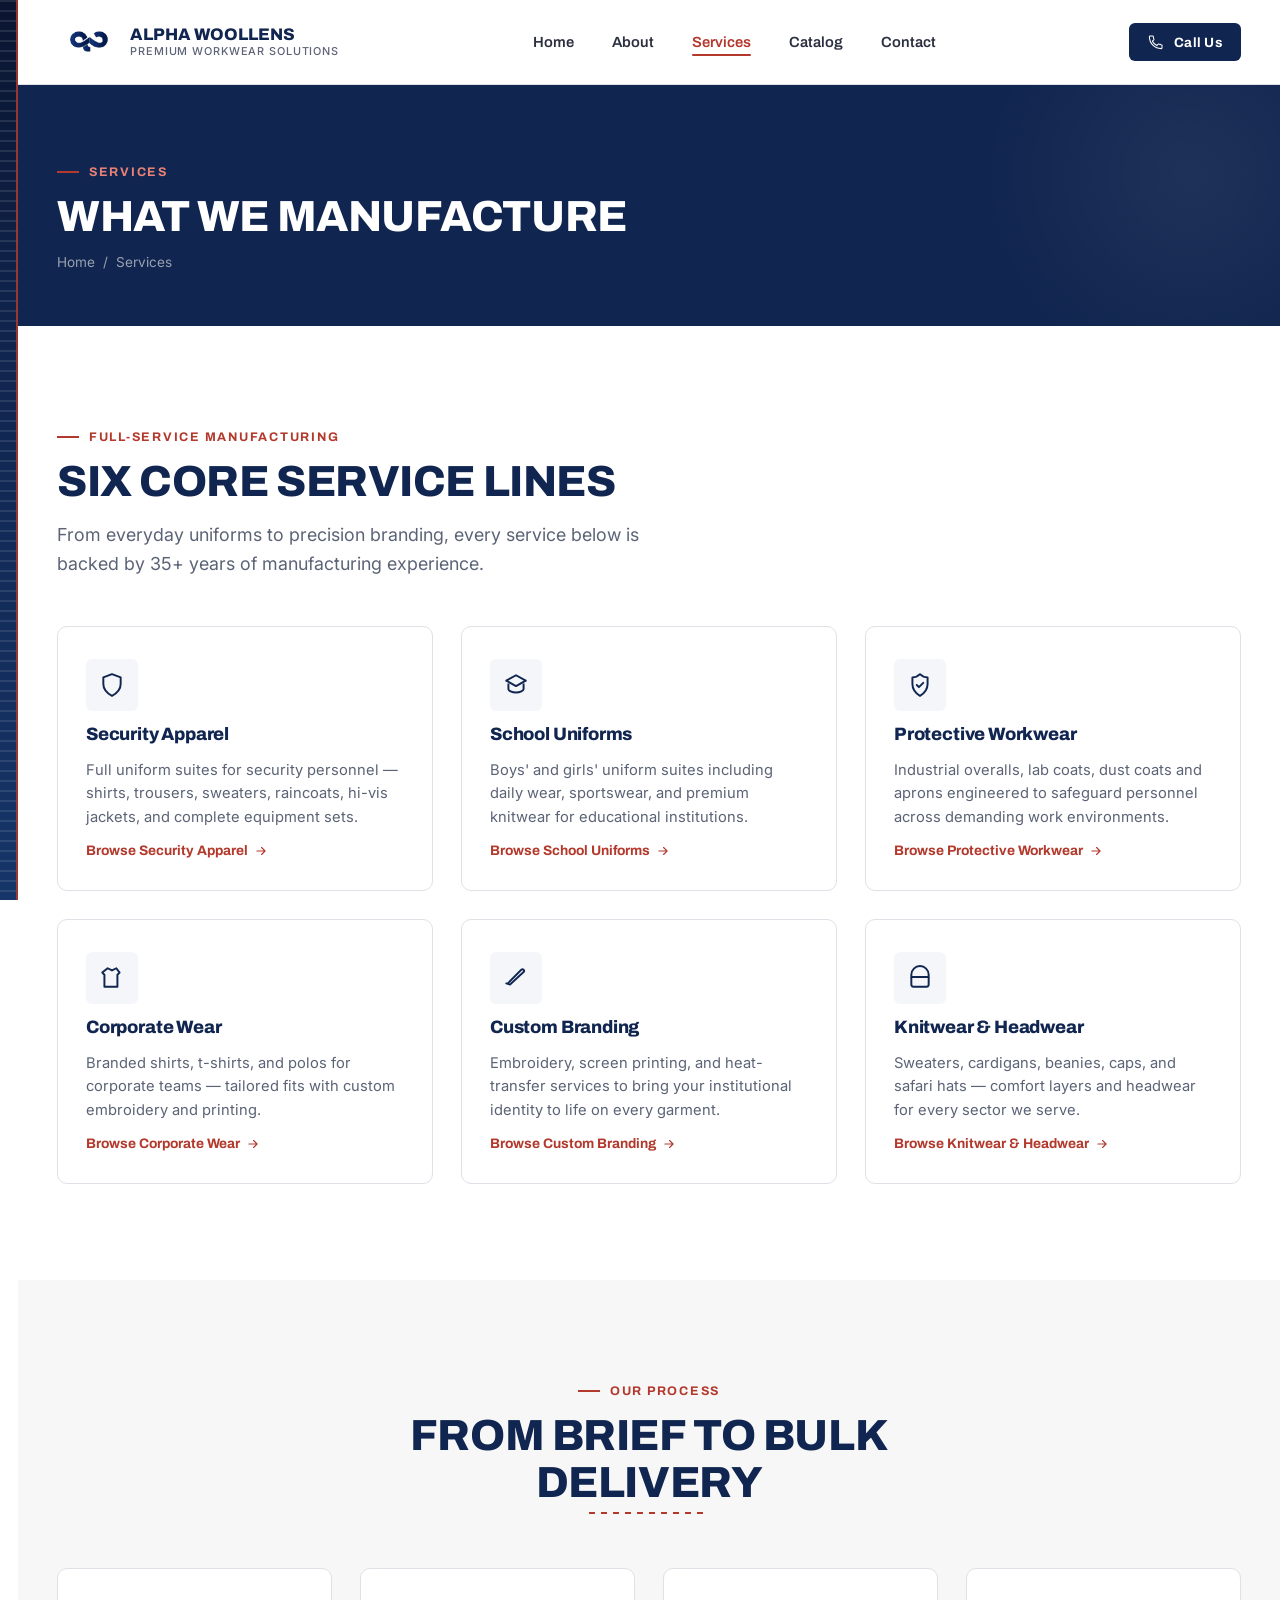
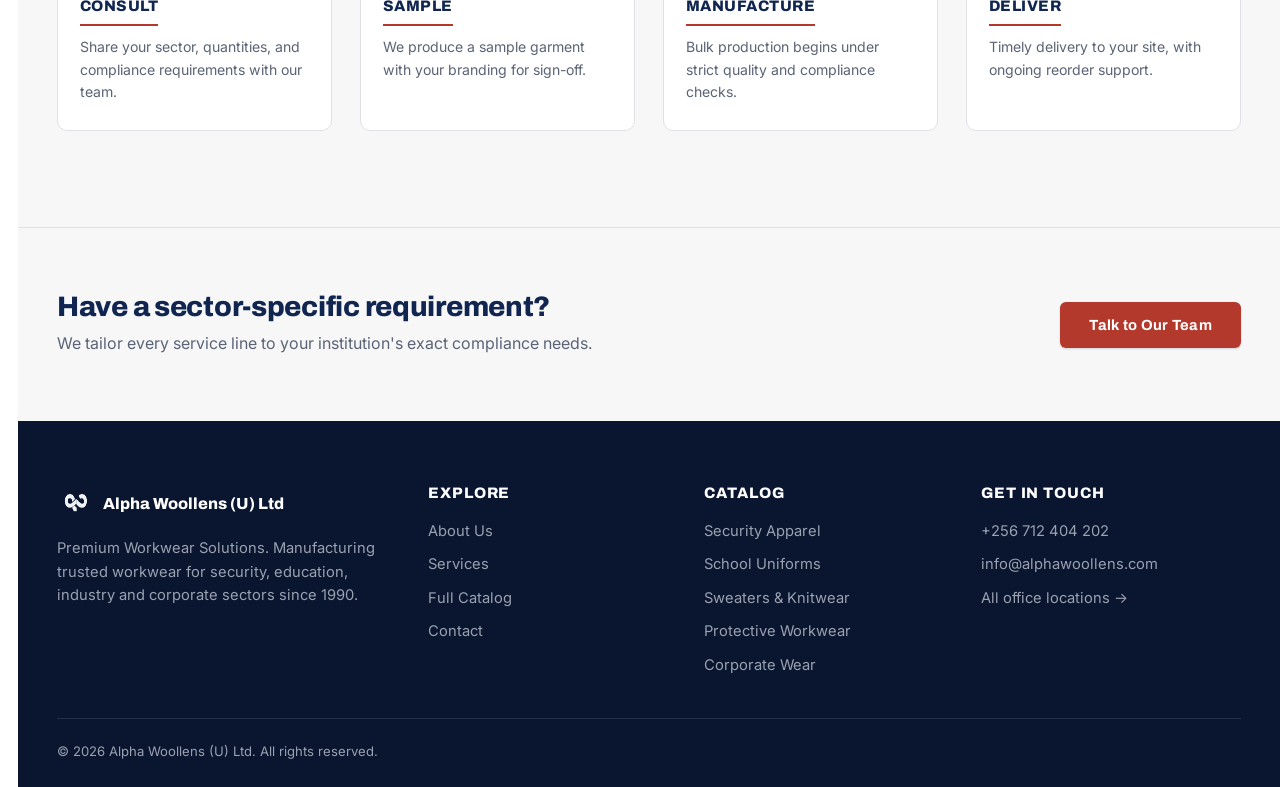
<file: services.html>
<!doctype html>
<html lang="en">
<head>
<meta charset="UTF-8" />
<meta name="viewport" content="width=device-width, initial-scale=1.0" />
<title>Services — Alpha Woollens (U) Ltd</title>
<meta name="description" content="From security apparel to custom branding — explore the full range of manufacturing services offered by Alpha Woollens (U) Ltd." />
<link rel="icon" href="assets/images/brand/logo.png" />
<link rel="stylesheet" href="css/main.css" />
<link rel="stylesheet" href="css/home.css" />
<link rel="stylesheet" href="css/inner.css" />
</head>
<body>
<a class="skip-link" href="#main-content">Skip to content</a>
<div class="selvedge" aria-hidden="true"></div>

<header class="site-header" id="site-header"></header>

<main id="main-content">

  <section class="page-hero">
    <div class="container">
      <span class="eyebrow" style="color:#e98276">Services</span>
      <h1 class="display-lg" style="color:white">What We Manufacture</h1>
      <div class="breadcrumb"><a href="index.html">Home</a> <span>/</span> <span>Services</span></div>
    </div>
  </section>

  <section class="section-pad bg-white">
    <div class="container">
      <div class="section-head" data-reveal>
        <span class="eyebrow">Full-Service Manufacturing</span>
        <h2 class="display-lg">Six Core Service Lines</h2>
        <p class="lede mt-16">From everyday uniforms to precision branding, every service below is backed by 35+ years of manufacturing experience.</p>
      </div>
      <div class="grid grid-3" id="services-grid"></div>
    </div>
  </section>

  <section class="section-pad bg-stone">
    <div class="container">
      <div class="section-head text-center mx-auto" data-reveal>
        <span class="eyebrow">Our Process</span>
        <h2 class="display-lg">From Brief to Bulk Delivery</h2>
        <div class="stitch-divider" aria-hidden="true"><svg viewBox="0 0 120 14"><path d="M0 7 L120 7"/></svg></div>
      </div>
      <div class="grid grid-4" data-reveal data-reveal-delay="1">
        <div class="process-step">
          <span class="process-step-mark">Consult</span>
          <p>Share your sector, quantities, and compliance requirements with our team.</p>
        </div>
        <div class="process-step">
          <span class="process-step-mark">Sample</span>
          <p>We produce a sample garment with your branding for sign-off.</p>
        </div>
        <div class="process-step">
          <span class="process-step-mark">Manufacture</span>
          <p>Bulk production begins under strict quality and compliance checks.</p>
        </div>
        <div class="process-step">
          <span class="process-step-mark">Deliver</span>
          <p>Timely delivery to your site, with ongoing reorder support.</p>
        </div>
      </div>
    </div>
  </section>

  <section class="section-pad-sm cta-band">
    <div class="container cta-inner">
      <div>
        <h2 class="display-md">Have a sector-specific requirement?</h2>
        <p class="body-text mt-8">We tailor every service line to your institution's exact compliance needs.</p>
      </div>
      <a href="contact.html" class="btn btn-primary">Talk to Our Team</a>
    </div>
  </section>

</main>

<footer class="site-footer" id="site-footer"></footer>

<script src="js/site-config.js"></script>
<script src="js/products-data.js"></script>
<script src="js/site.js"></script>
<script>
  (function renderServices() {
    const icons = {
      "Security Apparel": '<svg width="26" height="26" viewBox="0 0 24 24" fill="none"><path d="M12 2l8 3v6c0 5-3.5 8.5-8 11-4.5-2.5-8-6-8-11V5l8-3z" stroke="currentColor" stroke-width="1.8" stroke-linejoin="round"/></svg>',
      "School Uniforms": '<svg width="26" height="26" viewBox="0 0 24 24" fill="none"><path d="M12 3l9 5-9 5-9-5 9-5z" stroke="currentColor" stroke-width="1.8" stroke-linejoin="round"/><path d="M5 10.5V16c0 1.2 3.1 3 7 3s7-1.8 7-3v-5.5" stroke="currentColor" stroke-width="1.8"/></svg>',
      "Protective Workwear": '<svg width="26" height="26" viewBox="0 0 24 24" fill="none"><path d="M12 2c2 2 4.5 3 7 3v6c0 5-3 8.5-7 11-4-2.5-7-6-7-11V5c2.5 0 5-1 7-3z" stroke="currentColor" stroke-width="1.8" stroke-linejoin="round"/><path d="M9 12l2 2 4-4" stroke="currentColor" stroke-width="1.8" stroke-linecap="round" stroke-linejoin="round"/></svg>',
      "Corporate Wear": '<svg width="26" height="26" viewBox="0 0 24 24" fill="none"><path d="M8 3l4 2 4-2 3 4-2 2v11H5V9L3 7l5-4z" stroke="currentColor" stroke-width="1.8" stroke-linejoin="round"/></svg>',
      "Custom Branding": '<svg width="26" height="26" viewBox="0 0 24 24" fill="none"><path d="M4 13l6 6L20 8" stroke="currentColor" stroke-width="1.8" stroke-linecap="round" stroke-linejoin="round" opacity="0"/><path d="M3 17l3.5 1L19 6.5a1.5 1.5 0 000-2.1 1.5 1.5 0 00-2.1 0L4.5 16.9 3 17z" stroke="currentColor" stroke-width="1.7" stroke-linejoin="round"/></svg>',
      "Knitwear & Headwear": '<svg width="26" height="26" viewBox="0 0 24 24" fill="none"><path d="M4 9a8 8 0 0116 0v2H4V9z" stroke="currentColor" stroke-width="1.8" stroke-linejoin="round"/><path d="M4 11v7a2 2 0 002 2h12a2 2 0 002-2v-7" stroke="currentColor" stroke-width="1.8"/></svg>',
    };
    const mount = document.getElementById('services-grid');
    mount.innerHTML = SITE.services.map((s, i) => `
      <div class="service-card" data-reveal data-reveal-delay="${(i % 3) + 1}">
        <div class="service-icon">${icons[s.title] || ''}</div>
        <h3>${s.title}</h3>
        <p>${s.text}</p>
        <a class="service-link" href="catalog.html?cat=${s.categoryLink}">
          Browse ${s.title}
          <svg width="14" height="14" viewBox="0 0 24 24" fill="none"><path d="M5 12h14M13 6l6 6-6 6" stroke="currentColor" stroke-width="2" stroke-linecap="round" stroke-linejoin="round"/></svg>
        </a>
      </div>
    `).join('');
    mount.querySelectorAll('[data-reveal]').forEach(el => {
      const obs = new IntersectionObserver((entries) => {
        entries.forEach(entry => { if (entry.isIntersecting) { entry.target.classList.add('is-visible'); obs.unobserve(entry.target); } });
      }, { threshold: 0.15 });
      obs.observe(el);
    });
  })();
</script>
</body>
</html>
</file>
<file: css/main.css>
/* ============================================================
   ALPHA WOOLLENS — DESIGN SYSTEM
   Reusable template. Color/type tokens live at the top —
   re-skinning for a new client starts here.
   ============================================================ */

@import url('https://fonts.googleapis.com/css2?family=Archivo:wght@500;700;800;900&family=Archivo+Expanded:wght@700;800&family=Inter:wght@400;500;600;700&display=swap');

:root {
  /* ---- color tokens ---- */
  --navy-950: #0a1530;
  --navy-900: #10254f;   /* brand navy, as specified */
  --navy-800: #163568;
  --navy-700: #1d4080;
  --navy-100: #e7ebf3;
  --navy-50:  #f4f6fa;

  --stone-50: #f7f7f8;
  --stone-100: #eeeef0;
  --stone-200: #dfe1e6;
  --stone-400: #9aa1b0;
  --stone-600: #5b6376;
  --stone-800: #2b3040;

  --white: #ffffff;
  --accent: #b3392c;       /* muted red, echoes uniform piping */
  --accent-dark: #8f2c22;
  --accent-soft: #fbe9e6;

  --success: #2f7d4f;

  /* ---- type ---- */
  --font-display: 'Archivo Expanded', 'Archivo', sans-serif;
  --font-head: 'Archivo', sans-serif;
  --font-body: 'Inter', sans-serif;

  /* ---- layout ---- */
  --container: 1240px;
  --edge: 18px;          /* the navy selvedge bar width, desktop */
  --radius-sm: 6px;
  --radius-md: 10px;
  --radius-lg: 16px;
  --shadow-sm: 0 1px 3px rgba(16, 37, 79, 0.08), 0 1px 2px rgba(16,37,79,0.10);
  --shadow-md: 0 8px 24px rgba(16, 37, 79, 0.12);
  --shadow-lg: 0 24px 64px rgba(16, 37, 79, 0.18);

  --ease: cubic-bezier(.22, .9, .25, 1);
  --dur-fast: 180ms;
  --dur-med: 420ms;
  --dur-slow: 760ms;
}

/* ============================================================
   RESET
   ============================================================ */
*, *::before, *::after { box-sizing: border-box; }
html { scroll-behavior: smooth; }
@media (prefers-reduced-motion: reduce) {
  html { scroll-behavior: auto; }
  *, *::before, *::after {
    animation-duration: 0.001ms !important;
    animation-iteration-count: 1 !important;
    transition-duration: 0.001ms !important;
    scroll-behavior: auto !important;
  }
}

body, h1, h2, h3, h4, p, figure, blockquote, dl, dd {
  margin: 0;
}
ul, ol { margin: 0; padding: 0; list-style: none; }
img { max-width: 100%; display: block; }
button { font: inherit; cursor: pointer; }
a { color: inherit; text-decoration: none; }
input, select, textarea, button { font-family: inherit; }

html, body {
  background: var(--white);
  color: var(--stone-800);
  font-family: var(--font-body);
  -webkit-font-smoothing: antialiased;
}

body {
  padding-left: 0;
  overflow-x: hidden;
}

/* ============================================================
   THE SELVEDGE — signature edge motif
   A woven/stitched navy bar on the body's left edge, like a
   fabric selvedge. Present on desktop; collapses to a thin top
   accent rule on mobile so it never interferes with content.
   ============================================================ */
.selvedge {
  position: fixed;
  top: 0; left: 0; bottom: 0;
  width: var(--edge);
  background: linear-gradient(180deg, var(--navy-950), var(--navy-900) 40%, var(--navy-800));
  z-index: 40;
  pointer-events: none;
}
.selvedge::before {
  content: "";
  position: absolute;
  inset: 0;
  background-image: repeating-linear-gradient(
    to bottom,
    rgba(255,255,255,0.10) 0px,
    rgba(255,255,255,0.10) 2px,
    transparent 2px,
    transparent 10px
  );
}
.selvedge::after {
  content: "";
  position: absolute;
  top: 0; right: 0; bottom: 0;
  width: 2px;
  background: var(--accent);
  opacity: .85;
}
@media (max-width: 860px) {
  .selvedge { width: 5px; }
}

main, header.site-header, footer.site-footer {
  margin-left: var(--edge);
}
@media (max-width: 860px) {
  main, header.site-header, footer.site-footer { margin-left: 5px; }
}

/* ============================================================
   TYPOGRAPHY
   ============================================================ */
h1, h2, h3, h4 {
  font-family: var(--font-head);
  font-weight: 800;
  color: var(--navy-900);
  line-height: 1.08;
  letter-spacing: -0.01em;
}
.eyebrow {
  display: inline-flex;
  align-items: center;
  gap: 10px;
  font-family: var(--font-head);
  font-size: 0.78rem;
  font-weight: 700;
  letter-spacing: 0.14em;
  text-transform: uppercase;
  color: var(--accent);
  margin-bottom: 14px;
}
.eyebrow::before {
  content: "";
  width: 22px;
  height: 2px;
  background: var(--accent);
  display: inline-block;
}
.display-xl {
  font-family: var(--font-display);
  font-weight: 800;
  font-size: clamp(2.4rem, 5vw, 4.2rem);
  line-height: 1.02;
  letter-spacing: -0.01em;
  color: var(--navy-900);
  text-transform: uppercase;
}
.display-lg {
  font-family: var(--font-display);
  font-weight: 800;
  font-size: clamp(1.9rem, 3.4vw, 2.8rem);
  text-transform: uppercase;
  color: var(--navy-900);
}
.display-md {
  font-family: var(--font-head);
  font-weight: 800;
  font-size: clamp(1.4rem, 2.2vw, 1.9rem);
  color: var(--navy-900);
}
.lede {
  font-size: clamp(1.05rem, 1.4vw, 1.25rem);
  color: var(--stone-600);
  line-height: 1.6;
  max-width: 56ch;
}
p.body-text { color: var(--stone-600); line-height: 1.7; font-size: 1rem; }

/* ============================================================
   LAYOUT PRIMITIVES
   ============================================================ */
.container {
  max-width: var(--container);
  margin: 0 auto;
  padding: 0 28px;
}
@media (max-width: 640px) {
  .container { padding: 0 18px; }
}
section { position: relative; }
.section-pad { padding: 96px 0; }
.section-pad-sm { padding: 64px 0; }
@media (max-width: 860px) {
  .section-pad { padding: 64px 0; }
  .section-pad-sm { padding: 44px 0; }
}
.bg-navy { background: var(--navy-900); color: var(--navy-100); }
.bg-navy h1, .bg-navy h2, .bg-navy h3, .bg-navy h4 { color: var(--white); }
.bg-stone { background: var(--stone-50); }
.bg-white { background: var(--white); }

.divider-rule {
  height: 1px;
  background: var(--stone-200);
  border: 0;
}

.grid {
  display: grid;
  gap: 28px;
}
.grid-2 { grid-template-columns: repeat(2, 1fr); }
.grid-3 { grid-template-columns: repeat(3, 1fr); }
.grid-4 { grid-template-columns: repeat(4, 1fr); }
@media (max-width: 980px) {
  .grid-4 { grid-template-columns: repeat(2, 1fr); }
  .grid-3 { grid-template-columns: repeat(2, 1fr); }
}
@media (max-width: 620px) {
  .grid-2, .grid-3, .grid-4 { grid-template-columns: 1fr; }
}

/* ============================================================
   BUTTONS
   ============================================================ */
.btn {
  display: inline-flex;
  align-items: center;
  justify-content: center;
  gap: 10px;
  font-family: var(--font-head);
  font-weight: 700;
  font-size: 0.92rem;
  letter-spacing: 0.02em;
  padding: 14px 28px;
  border-radius: var(--radius-sm);
  border: 1.5px solid transparent;
  transition: transform var(--dur-fast) var(--ease), box-shadow var(--dur-fast) var(--ease), background var(--dur-fast) var(--ease), color var(--dur-fast) var(--ease), border-color var(--dur-fast) var(--ease);
  white-space: nowrap;
}
.btn:active { transform: translateY(1px); }
.btn-primary {
  background: var(--accent);
  color: var(--white);
  box-shadow: var(--shadow-sm);
}
.btn-primary:hover { background: var(--accent-dark); box-shadow: var(--shadow-md); transform: translateY(-2px); }
.btn-navy {
  background: var(--navy-900);
  color: var(--white);
}
.btn-navy:hover { background: var(--navy-800); transform: translateY(-2px); box-shadow: var(--shadow-md); }
.btn-outline {
  background: transparent;
  border-color: rgba(255,255,255,0.5);
  color: var(--white);
}
.btn-outline:hover { background: rgba(255,255,255,0.12); border-color: var(--white); }
.btn-outline-navy {
  background: transparent;
  border-color: var(--navy-900);
  color: var(--navy-900);
}
.btn-outline-navy:hover { background: var(--navy-900); color: var(--white); }
.btn-sm { padding: 10px 18px; font-size: 0.84rem; }
.btn-block { width: 100%; }
.btn[disabled] { opacity: 0.55; cursor: not-allowed; transform: none !important; }

/* ============================================================
   SITE HEADER
   ============================================================ */
.site-header {
  position: sticky;
  top: 0;
  z-index: 30;
  background: rgba(255,255,255,0.92);
  backdrop-filter: blur(10px);
  border-bottom: 1px solid var(--stone-200);
}
.header-inner {
  display: flex;
  align-items: center;
  justify-content: space-between;
  height: 84px;
}
.brand {
  display: flex;
  align-items: center;
  gap: 12px;
}
.brand img { height: 42px; width: auto; }
.brand-text {
  font-family: var(--font-head);
  font-weight: 800;
  font-size: 1.05rem;
  color: var(--navy-900);
  line-height: 1.1;
}
.brand-text small {
  display: block;
  font-family: var(--font-body);
  font-weight: 500;
  font-size: 0.68rem;
  letter-spacing: 0.08em;
  text-transform: uppercase;
  color: var(--stone-600);
  margin-top: 2px;
}
.main-nav {
  display: flex;
  align-items: center;
  gap: 6px;
}
.main-nav a {
  font-family: var(--font-head);
  font-weight: 600;
  font-size: 0.92rem;
  color: var(--stone-800);
  padding: 10px 16px;
  border-radius: var(--radius-sm);
  transition: background var(--dur-fast) var(--ease), color var(--dur-fast) var(--ease);
  position: relative;
}
.main-nav a:hover { background: var(--navy-50); color: var(--navy-900); }
.main-nav a.active { color: var(--accent); }
.main-nav a.active::after {
  content: "";
  position: absolute;
  left: 16px; right: 16px; bottom: 4px;
  height: 2px;
  background: var(--accent);
  border-radius: 2px;
}
.header-cta { display: flex; align-items: center; gap: 12px; }
.nav-toggle {
  display: none;
  background: none;
  border: none;
  padding: 8px;
}
.nav-toggle span {
  display: block;
  width: 24px;
  height: 2px;
  background: var(--navy-900);
  margin: 5px 0;
  transition: transform var(--dur-fast) var(--ease), opacity var(--dur-fast) var(--ease);
}
@media (max-width: 920px) {
  .main-nav { 
    position: fixed;
    top: 84px; left: 5px; right: 0; bottom: 0;
    background: var(--white);
    flex-direction: column;
    align-items: stretch;
    padding: 18px;
    gap: 4px;
    transform: translateX(100%);
    transition: transform var(--dur-med) var(--ease);
    overflow-y: auto;
    display: none;
  }
  .main-nav.open { 
    transform: translateX(0);
    height: fit-content;
    display: flex;
  }
  .main-nav a { padding: 14px 16px; font-size: 1.05rem; }
  .nav-toggle { display: block; }
  .header-cta .btn-sm-label { display: none; }
}

/* ============================================================
   FOOTER
   ============================================================ */
.site-footer {
  background: var(--navy-950);
  color: var(--stone-400);
  padding: 64px 0 28px;
}
.footer-grid {
  display: grid;
  grid-template-columns: 1.4fr 1fr 1fr 1.1fr;
  gap: 40px;
  padding-bottom: 40px;
}
@media (max-width: 860px) {
  .footer-grid { grid-template-columns: 1fr 1fr; gap: 32px; }
}
@media (max-width: 560px) {
  .footer-grid { grid-template-columns: 1fr; }
}
.footer-col h4 {
  color: var(--white);
  font-size: 0.95rem;
  text-transform: uppercase;
  letter-spacing: 0.06em;
  margin-bottom: 18px;
}
.footer-col ul { display: flex; flex-direction: column; gap: 10px; }
.footer-col a, .footer-col p { color: var(--stone-400); font-size: 0.92rem; line-height: 1.6; }
.footer-col a:hover { color: var(--white); }
.footer-logo { display: flex; align-items: center; gap: 10px; margin-bottom: 16px; }
.footer-logo img { height: 36px; filter: brightness(0) invert(1); opacity: 0.95; }
.footer-logo span { font-family: var(--font-head); font-weight: 800; color: var(--white); }
.footer-bottom {
  border-top: 1px solid rgba(255,255,255,0.1);
  padding-top: 24px;
  display: flex;
  justify-content: space-between;
  flex-wrap: wrap;
  gap: 12px;
  font-size: 0.82rem;
}

/* ============================================================
   CARD COMPONENTS
   ============================================================ */
.card {
  background: var(--white);
  border: 1px solid var(--stone-200);
  border-radius: var(--radius-md);
  overflow: hidden;
  transition: transform var(--dur-med) var(--ease), box-shadow var(--dur-med) var(--ease), border-color var(--dur-med) var(--ease);
}
.card:hover { transform: translateY(-6px); box-shadow: var(--shadow-lg); border-color: transparent; }

.stat-tile { padding: 28px 0; border-bottom: 1px solid rgba(255,255,255,0.12); }
.stat-tile:last-child { border-bottom: none; }
.stat-num {
  font-family: var(--font-display);
  font-weight: 800;
  font-size: clamp(2.2rem, 4vw, 3rem);
  color: var(--white);
  line-height: 1;
}
.stat-label { font-family: var(--font-head); font-weight: 700; color: var(--white); font-size: 0.95rem; margin-top: 4px; }
.stat-sub { font-size: 0.8rem; color: var(--stone-400); text-transform: uppercase; letter-spacing: 0.06em; margin-top: 2px; }

/* ============================================================
   REVEAL ANIMATION (scroll)
   ============================================================ */
[data-reveal] {
  opacity: 0;
  transform: translateY(28px);
  transition: opacity var(--dur-slow) var(--ease), transform var(--dur-slow) var(--ease);
}
[data-reveal].is-visible {
  opacity: 1;
  transform: translateY(0);
}
[data-reveal-delay="1"] { transition-delay: 80ms; }
[data-reveal-delay="2"] { transition-delay: 160ms; }
[data-reveal-delay="3"] { transition-delay: 240ms; }
[data-reveal-delay="4"] { transition-delay: 320ms; }

/* stitched divider — signature thread-draw animation */
.stitch-divider {
  display: flex;
  align-items: center;
  gap: 8px;
  margin: 0 auto 28px;
  width: 120px;
  justify-content: center;
}
.stitch-divider svg { width: 100%; height: 14px; display: block; }
.stitch-divider path {
  stroke: var(--accent);
  stroke-width: 2;
  fill: none;
  stroke-dasharray: 6 6;
  stroke-dashoffset: 200;
  transition: stroke-dashoffset 1.1s var(--ease);
}
[data-reveal].is-visible .stitch-divider path { stroke-dashoffset: 0; }

/* ============================================================
   BREADCRUMB / PAGE HERO (interior pages)
   ============================================================ */
.page-hero {
  background: var(--navy-900);
  color: var(--white);
  padding: 72px 0 56px;
  position: relative;
  overflow: hidden;
}
.page-hero::before {
  content: "";
  position: absolute;
  right: -120px; top: -120px;
  width: 420px; height: 420px;
  border-radius: 50%;
  background: radial-gradient(circle, rgba(255,255,255,0.06), transparent 70%);
}
.breadcrumb {
  display: flex;
  gap: 8px;
  align-items: center;
  font-size: 0.85rem;
  color: var(--stone-400);
  margin-top: 14px;
}
.breadcrumb a:hover { color: var(--white); }

/* ============================================================
   FORM ELEMENTS
   ============================================================ */
.field { display: flex; flex-direction: column; gap: 6px; margin-bottom: 18px; }
.field label { font-family: var(--font-head); font-weight: 700; font-size: 0.84rem; color: var(--navy-900); }
.field input, .field select, .field textarea {
  padding: 13px 14px;
  border: 1.5px solid var(--stone-200);
  border-radius: var(--radius-sm);
  font-size: 0.96rem;
  color: var(--stone-800);
  background: var(--white);
  transition: border-color var(--dur-fast) var(--ease), box-shadow var(--dur-fast) var(--ease);
}
.field input:focus, .field select:focus, .field textarea:focus {
  outline: none;
  border-color: var(--navy-700);
  box-shadow: 0 0 0 3px var(--navy-100);
}
.field textarea { resize: vertical; min-height: 120px; font-family: inherit; }
.field-row { display: grid; grid-template-columns: 1fr 1fr; gap: 16px; }
@media (max-width: 560px) { .field-row { grid-template-columns: 1fr; } }

/* visible focus ring globally for a11y */
a:focus-visible, button:focus-visible, input:focus-visible, select:focus-visible, textarea:focus-visible {
  outline: 3px solid var(--accent);
  outline-offset: 2px;
}

/* ============================================================
   UTILITIES
   ============================================================ */
.text-center { text-align: center; }
.mx-auto { margin-left: auto; margin-right: auto; }
.mt-8 { margin-top: 8px; } .mt-12 { margin-top: 12px; } .mt-16 { margin-top: 16px; }
.mt-24 { margin-top: 24px; } .mt-32 { margin-top: 32px; } .mt-48 { margin-top: 48px; }
.mb-8 { margin-bottom: 8px; } .mb-12 { margin-bottom: 12px; } .mb-16 { margin-bottom: 16px; }
.mb-24 { margin-bottom: 24px; } .mb-32 { margin-bottom: 32px; } .mb-48 { margin-bottom: 48px; }
.flex { display: flex; }
.flex-wrap { flex-wrap: wrap; }
.items-center { align-items: center; }
.justify-between { justify-content: space-between; }
.gap-8 { gap: 8px; } .gap-12 { gap: 12px; } .gap-16 { gap: 16px; } .gap-24 { gap: 24px; }
.section-head { max-width: 680px; margin-bottom: 48px; }
.section-head.text-center { margin-left: auto; margin-right: auto; }
.badge {
  display: inline-flex;
  align-items: center;
  gap: 6px;
  font-size: 0.72rem;
  font-weight: 700;
  letter-spacing: 0.06em;
  text-transform: uppercase;
  padding: 6px 12px;
  border-radius: 100px;
  background: var(--navy-100);
  color: var(--navy-900);
}
.badge-accent { background: var(--accent-soft); color: var(--accent-dark); }

/* skip link */
.skip-link {
  position: absolute;
  left: -9999px;
  top: 0;
  background: var(--navy-900);
  color: white;
  padding: 12px 18px;
  z-index: 100;
}
.skip-link:focus { left: 18px; top: 18px; }
</file>
<file: css/home.css>
/* ============================================================
   HOME PAGE STYLES
   ============================================================ */

/* ---- Hero ---- */
.hero {
  padding: 64px 0 88px;
  background: linear-gradient(180deg, var(--navy-50) 0%, var(--white) 70%);
  overflow: hidden;
}
.hero-inner {
  display: grid;
  grid-template-columns: 1.05fr 0.95fr;
  gap: 56px;
  align-items: center;
}
@media (max-width: 980px) {
  .hero-inner { grid-template-columns: 1fr; gap: 40px; }
}
.hero-trust {
  display: flex;
  gap: 36px;
  flex-wrap: wrap;
}
.trust-item { display: flex; flex-direction: column; }
.trust-item strong {
  font-family: var(--font-display);
  font-size: 1.8rem;
  color: var(--navy-900);
  font-weight: 800;
}
.trust-item span { font-size: 0.82rem; color: var(--stone-600); text-transform: uppercase; letter-spacing: 0.05em; }

.hero-visual {
  position: relative;
  display: grid;
  grid-template-columns: 1.3fr 1fr;
  gap: 18px;
  align-items: end;
}
.hero-visual-frame {
  border-radius: var(--radius-lg);
  overflow: hidden;
  box-shadow: var(--shadow-lg);
  aspect-ratio: 3/4;
  background: var(--stone-100);
  transition: transform var(--dur-med) var(--ease);
}
.hero-visual-frame img { width: 100%; height: 100%; object-fit: cover; }
.hero-visual-frame:hover { transform: translateY(-6px); }
.hero-visual-frame--small {
  aspect-ratio: 1/1;
  align-self: end;
  transform: translateY(28px);
}
@media (max-width: 620px) {
  .hero-visual { grid-template-columns: 1fr 1fr; }
  .hero-visual-frame--small { transform: translateY(14px); }
}

/* ---- About snippet ---- */
.about-snippet {
  display: grid;
  grid-template-columns: 1fr 1fr;
  gap: 56px;
  align-items: start;
}
@media (max-width: 900px) {
  .about-snippet { grid-template-columns: 1fr; gap: 36px; }
}
.sector-tags { display: flex; flex-wrap: wrap; gap: 10px; }
.sector-tags li {
  font-size: 0.82rem;
  font-weight: 600;
  padding: 7px 14px;
  border: 1.5px solid var(--stone-200);
  border-radius: 100px;
  color: var(--navy-900);
}
.about-pillars { display: flex; flex-direction: column; gap: 16px; }
.pillar-card {
  border: 1.5px solid var(--stone-200);
  border-left: 4px solid var(--accent);
  border-radius: var(--radius-md);
  padding: 22px 24px;
  background: var(--white);
  transition: transform var(--dur-med) var(--ease), box-shadow var(--dur-med) var(--ease);
}
.pillar-card:hover { transform: translateX(4px); box-shadow: var(--shadow-md); }
.pillar-card h3 { font-size: 1.05rem; margin-bottom: 6px; }
.pillar-card p { color: var(--stone-600); font-size: 0.92rem; line-height: 1.55; }

/* ---- Product cards (shared w/ catalog) ---- */
.product-card {
  display: flex;
  flex-direction: column;
  color: inherit;
}
.product-card-img {
  aspect-ratio: 4/3;
  overflow: hidden;
  background: var(--stone-100);
}
.product-card-img img {
  width: 100%; height: 100%; object-fit: cover;
  transition: transform var(--dur-slow) var(--ease);
}
.card:hover .product-card-img img { transform: scale(1.06); }
.product-card-body { padding: 18px 20px 22px; flex: 1; display: flex; flex-direction: column; gap: 8px; }
.product-card-body h3 { font-size: 1.02rem; line-height: 1.3; }
.product-card-body p { font-size: 0.88rem; color: var(--stone-600); line-height: 1.5; }
.product-card-body .badge { align-self: flex-start; }

/* ---- Sector strip ---- */
.sector-strip {
  display: flex;
  gap: 14px;
  flex-wrap: wrap;
  justify-content: center;
}
.sector-pill {
  font-family: var(--font-head);
  font-weight: 700;
  font-size: 0.9rem;
  padding: 14px 26px;
  background: var(--navy-50);
  color: var(--navy-900);
  border-radius: var(--radius-md);
  transition: background var(--dur-fast) var(--ease), color var(--dur-fast) var(--ease), transform var(--dur-fast) var(--ease);
}
.sector-pill:hover { background: var(--navy-900); color: white; transform: translateY(-3px); }

/* ---- Why cards ---- */
.why-card {
  background: rgba(255,255,255,0.04);
  border: 1px solid rgba(255,255,255,0.14);
  border-radius: var(--radius-md);
  padding: 28px 26px;
  transition: background var(--dur-med) var(--ease), transform var(--dur-med) var(--ease);
}
.why-card:hover { background: rgba(255,255,255,0.08); transform: translateY(-4px); }
.why-card h3 { color: white; font-size: 1.1rem; margin-bottom: 10px; }
.why-card p { color: var(--stone-400); font-size: 0.92rem; line-height: 1.6; }

.value-bar {
  display: flex;
  justify-content: center;
  gap: 28px;
  flex-wrap: wrap;
  font-family: var(--font-head);
  font-weight: 700;
  font-size: 0.92rem;
  color: white;
  text-transform: uppercase;
  letter-spacing: 0.04em;
}
.value-bar span:not(:last-child)::after {
  content: "|";
  margin-left: 28px;
  color: var(--accent);
}
@media (max-width: 700px) {
  .value-bar span:not(:last-child)::after { display: none; }
}

/* ---- CTA band ---- */
.cta-band { background: var(--stone-50); border-top: 1px solid var(--stone-200); }
.cta-inner {
  display: flex;
  justify-content: space-between;
  align-items: center;
  gap: 28px;
  flex-wrap: wrap;
}
</file>
<file: css/inner.css>
/* ============================================================
   INNER PAGE SHARED STYLES (about / services / contact)
   ============================================================ */

.profile-grid {
  display: grid;
  grid-template-columns: 0.9fr 1.1fr;
  gap: 56px;
  align-items: center;
}
@media (max-width: 900px) {
  .profile-grid { grid-template-columns: 1fr; gap: 36px; }
}
.profile-stats {
  background: var(--navy-900);
  border-radius: var(--radius-lg);
  padding: 12px 32px;
}
.stat-tile-light { padding: 22px 0; border-bottom: 1px solid rgba(255,255,255,0.14); }
.stat-tile-light:last-child { border-bottom: none; }
.stat-num-navy {
  font-family: var(--font-display);
  font-weight: 800;
  font-size: clamp(2rem, 3.4vw, 2.6rem);
  color: white;
}
.stat-label-navy { font-family: var(--font-head); font-weight: 700; color: white; font-size: 0.92rem; }
.stat-sub-light { font-size: 0.78rem; color: var(--stone-400); text-transform: uppercase; letter-spacing: 0.05em; }

.approach-card {
  background: white;
  border-radius: var(--radius-md);
  border: 1.5px solid var(--stone-200);
  padding: 30px 26px;
  transition: transform var(--dur-med) var(--ease), box-shadow var(--dur-med) var(--ease);
}
.approach-card:hover { transform: translateY(-6px); box-shadow: var(--shadow-md); }
.approach-card h3 { font-size: 1.08rem; margin-bottom: 10px; }
.approach-card p { color: var(--stone-600); font-size: 0.92rem; line-height: 1.6; }

.branding-grid {
  display: grid;
  grid-template-columns: 1.1fr 0.9fr;
  gap: 56px;
  align-items: center;
}
@media (max-width: 900px) {
  .branding-grid { grid-template-columns: 1fr; gap: 32px; }
}
.branding-visual {
  border-radius: var(--radius-lg);
  overflow: hidden;
  box-shadow: var(--shadow-lg);
}
.branding-visual img { width: 100%; height: 100%; object-fit: cover; aspect-ratio: 4/3; }

.check-list { display: flex; flex-direction: column; gap: 10px; }
.check-list li {
  position: relative;
  padding-left: 22px;
  font-size: 0.92rem;
  color: var(--stone-800);
  line-height: 1.5;
}
.check-list li::before {
  content: "";
  position: absolute;
  left: 0; top: 6px;
  width: 8px; height: 8px;
  border-radius: 50%;
  background: var(--accent);
}

/* ---- Process steps (services page) ---- */
.process-step {
  background: white;
  border-radius: var(--radius-md);
  border: 1.5px solid var(--stone-200);
  padding: 26px 22px;
  position: relative;
}
.process-step-mark {
  display: inline-block;
  font-family: var(--font-head);
  font-weight: 800;
  font-size: 0.95rem;
  color: var(--navy-900);
  text-transform: uppercase;
  letter-spacing: 0.03em;
  margin-bottom: 10px;
  padding-bottom: 10px;
  border-bottom: 2px solid var(--accent);
}
.process-step p { font-size: 0.88rem; color: var(--stone-600); line-height: 1.6; }

/* ---- Services grid ---- */
.service-card {
  background: white;
  border: 1.5px solid var(--stone-200);
  border-radius: var(--radius-md);
  padding: 32px 28px;
  display: flex;
  flex-direction: column;
  gap: 14px;
  transition: transform var(--dur-med) var(--ease), box-shadow var(--dur-med) var(--ease), border-color var(--dur-med) var(--ease);
}
.service-card:hover { transform: translateY(-6px); box-shadow: var(--shadow-lg); border-color: transparent; }
.service-icon {
  width: 52px; height: 52px;
  border-radius: var(--radius-sm);
  background: var(--navy-50);
  color: var(--navy-900);
  display: flex; align-items: center; justify-content: center;
}
.service-card h3 { font-size: 1.12rem; }
.service-card p { color: var(--stone-600); font-size: 0.92rem; line-height: 1.6; flex: 1; }
.service-card .service-link { font-family: var(--font-head); font-weight: 700; font-size: 0.86rem; color: var(--accent); display: inline-flex; align-items: center; gap: 6px; }
.service-card .service-link svg { transition: transform var(--dur-fast) var(--ease); }
.service-card:hover .service-link svg { transform: translateX(4px); }

/* ============================================================
   CONTACT PAGE
   ============================================================ */
.contact-layout {
  display: grid;
  grid-template-columns: 1fr 1.1fr;
  gap: 48px;
  align-items: start;
}
@media (max-width: 940px) {
  .contact-layout { grid-template-columns: 1fr; gap: 36px; }
}
.contact-form-card {
  background: white;
  border: 1.5px solid var(--stone-200);
  border-radius: var(--radius-lg);
  padding: 36px;
  box-shadow: var(--shadow-sm);
}
.contact-quick {
  display: flex;
  flex-direction: column;
  gap: 14px;
  margin-bottom: 28px;
}
.contact-quick-item {
  display: flex;
  align-items: center;
  gap: 14px;
  padding: 16px 18px;
  background: var(--navy-50);
  border-radius: var(--radius-md);
}
.contact-quick-item .icon-circle {
  width: 40px; height: 40px;
  border-radius: 50%;
  background: var(--navy-900);
  color: white;
  display: flex; align-items: center; justify-content: center;
  flex-shrink: 0;
}
.contact-quick-item strong { display: block; font-size: 0.92rem; color: var(--navy-900); }
.contact-quick-item span { font-size: 0.84rem; color: var(--stone-600); }

.location-tabs {
  display: flex;
  gap: 8px;
  margin-bottom: 20px;
  flex-wrap: wrap;
}
.location-tab {
  font-family: var(--font-head);
  font-weight: 700;
  font-size: 0.84rem;
  padding: 10px 16px;
  border-radius: var(--radius-sm);
  border: 1.5px solid var(--stone-200);
  background: white;
  transition: all var(--dur-fast) var(--ease);
}
.location-tab.active { background: var(--navy-900); border-color: var(--navy-900); color: white; }

.location-card {
  background: white;
  border: 1.5px solid var(--stone-200);
  border-radius: var(--radius-md);
  padding: 24px;
  margin-bottom: 20px;
}
.location-card h3 { font-size: 1.02rem; margin-bottom: 10px; }
.location-card dl { display: flex; flex-direction: column; gap: 6px; }
.location-card dt { font-size: 0.74rem; text-transform: uppercase; letter-spacing: 0.05em; color: var(--stone-400); margin-top: 8px; }
.location-card dd { font-size: 0.92rem; color: var(--stone-800); }

.map-frame {
  border-radius: var(--radius-md);
  overflow: hidden;
  border: 1.5px solid var(--stone-200);
  aspect-ratio: 16/10;
}
.map-frame iframe { width: 100%; height: 100%; border: 0; }

.form-success {
  display: none;
  align-items: center;
  gap: 14px;
  background: #eaf5ee;
  border: 1.5px solid #bfe3cb;
  color: var(--success);
  padding: 16px 18px;
  border-radius: var(--radius-md);
  margin-bottom: 20px;
  font-size: 0.92rem;
  font-weight: 600;
}
.form-success.show { display: flex; }
</file>
<file: css/catalog.css>
/* ============================================================
   CATALOG PAGE STYLES
   ============================================================ */

.catalog-toolbar {
  display: flex;
  flex-direction: column;
  gap: 20px;
}
.search-field {
  display: flex;
  align-items: center;
  gap: 12px;
  border: 1.5px solid var(--stone-200);
  border-radius: var(--radius-md);
  padding: 14px 18px;
  max-width: 480px;
  transition: border-color var(--dur-fast) var(--ease), box-shadow var(--dur-fast) var(--ease);
}
.search-field:focus-within { border-color: var(--navy-700); box-shadow: 0 0 0 3px var(--navy-100); }
.search-field svg { color: var(--stone-400); flex-shrink: 0; }
.search-field input { border: none; outline: none; width: 100%; font-size: 0.96rem; }

.cat-pills {
  display: flex;
  gap: 10px;
  flex-wrap: wrap;
}
.cat-pill {
  font-family: var(--font-head);
  font-weight: 700;
  font-size: 0.84rem;
  padding: 10px 18px;
  border-radius: 100px;
  border: 1.5px solid var(--stone-200);
  background: var(--white);
  color: var(--stone-800);
  transition: all var(--dur-fast) var(--ease);
}
.cat-pill:hover { border-color: var(--navy-700); }
.cat-pill.active { background: var(--navy-900); border-color: var(--navy-900); color: white; }

.result-count {
  margin-top: 18px;
  font-size: 0.86rem;
  color: var(--stone-600);
}

.empty-state {
  text-align: center;
  padding: 64px 20px;
  background: var(--white);
  border-radius: var(--radius-md);
  border: 1.5px dashed var(--stone-200);
}
.empty-state h3 { margin-bottom: 8px; }
.empty-state p { color: var(--stone-600); }

/* product card extends .card / .product-card from home.css */
.product-card { cursor: pointer; }
.placeholder-tag {
  position: absolute;
  top: 10px; right: 10px;
  background: rgba(16,37,79,0.85);
  color: white;
  font-size: 0.68rem;
  font-weight: 700;
  letter-spacing: 0.04em;
  text-transform: uppercase;
  padding: 4px 9px;
  border-radius: 4px;
}
.product-card-img { position: relative; }

/* ============================================================
   MODAL
   ============================================================ */
.modal-overlay {
  position: fixed;
  inset: 0;
  background: rgba(10, 21, 48, 0.6);
  backdrop-filter: blur(3px);
  z-index: 60;
  display: flex;
  align-items: center;
  justify-content: center;
  padding: 24px;
  opacity: 0;
  transition: opacity var(--dur-med) var(--ease);
}
.modal-overlay.is-open { opacity: 1; }
.modal-overlay[hidden] { display: none; }

.modal-panel {
  background: white;
  border-radius: var(--radius-lg);
  max-width: 920px;
  width: 100%;
  max-height: 88vh;
  overflow-y: auto;
  position: relative;
  box-shadow: var(--shadow-lg);
  transform: translateY(24px) scale(0.98);
  transition: transform var(--dur-med) var(--ease);
}
.modal-overlay.is-open .modal-panel { transform: translateY(0) scale(1); }

.modal-close {
  position: absolute;
  top: 16px; right: 16px;
  width: 40px; height: 40px;
  border-radius: 50%;
  background: var(--stone-100);
  border: none;
  font-size: 1.6rem;
  line-height: 1;
  color: var(--stone-800);
  z-index: 5;
  transition: background var(--dur-fast) var(--ease);
}
.modal-close:hover { background: var(--stone-200); }

.modal-body { display: grid; grid-template-columns: 1fr 1fr; }
@media (max-width: 700px) {
  .modal-body { grid-template-columns: 1fr; }
}
.modal-gallery { background: var(--stone-100); }
.modal-gallery-main { aspect-ratio: 1/1; overflow: hidden; }
.modal-gallery-main img { width: 100%; height: 100%; object-fit: cover; }
.modal-thumbs { display: flex; gap: 8px; padding: 12px; flex-wrap: wrap; }
.modal-thumb { width: 56px; height: 56px; border-radius: 6px; overflow: hidden; border: 2px solid transparent; cursor: pointer; }
.modal-thumb img { width: 100%; height: 100%; object-fit: cover; }
.modal-thumb.active { border-color: var(--accent); }

.modal-info { padding: 36px 36px 40px; }
.modal-info .badge { margin-bottom: 14px; }
.modal-info h2 { font-size: 1.5rem; margin-bottom: 12px; }
.modal-info .body-text { margin-bottom: 20px; }
.modal-features { display: flex; flex-direction: column; gap: 10px; margin-bottom: 28px; }
.modal-features li {
  display: flex;
  align-items: flex-start;
  gap: 10px;
  font-size: 0.92rem;
  color: var(--stone-800);
}
.modal-features li::before {
  content: "";
  width: 7px; height: 7px;
  border-radius: 50%;
  background: var(--accent);
  margin-top: 7px;
  flex-shrink: 0;
}
.modal-actions { display: flex; gap: 12px; flex-wrap: wrap; }
.modal-placeholder-note {
  font-size: 0.82rem;
  color: var(--stone-600);
  background: var(--navy-50);
  padding: 10px 14px;
  border-radius: 6px;
  margin-bottom: 18px;
}
</file>
